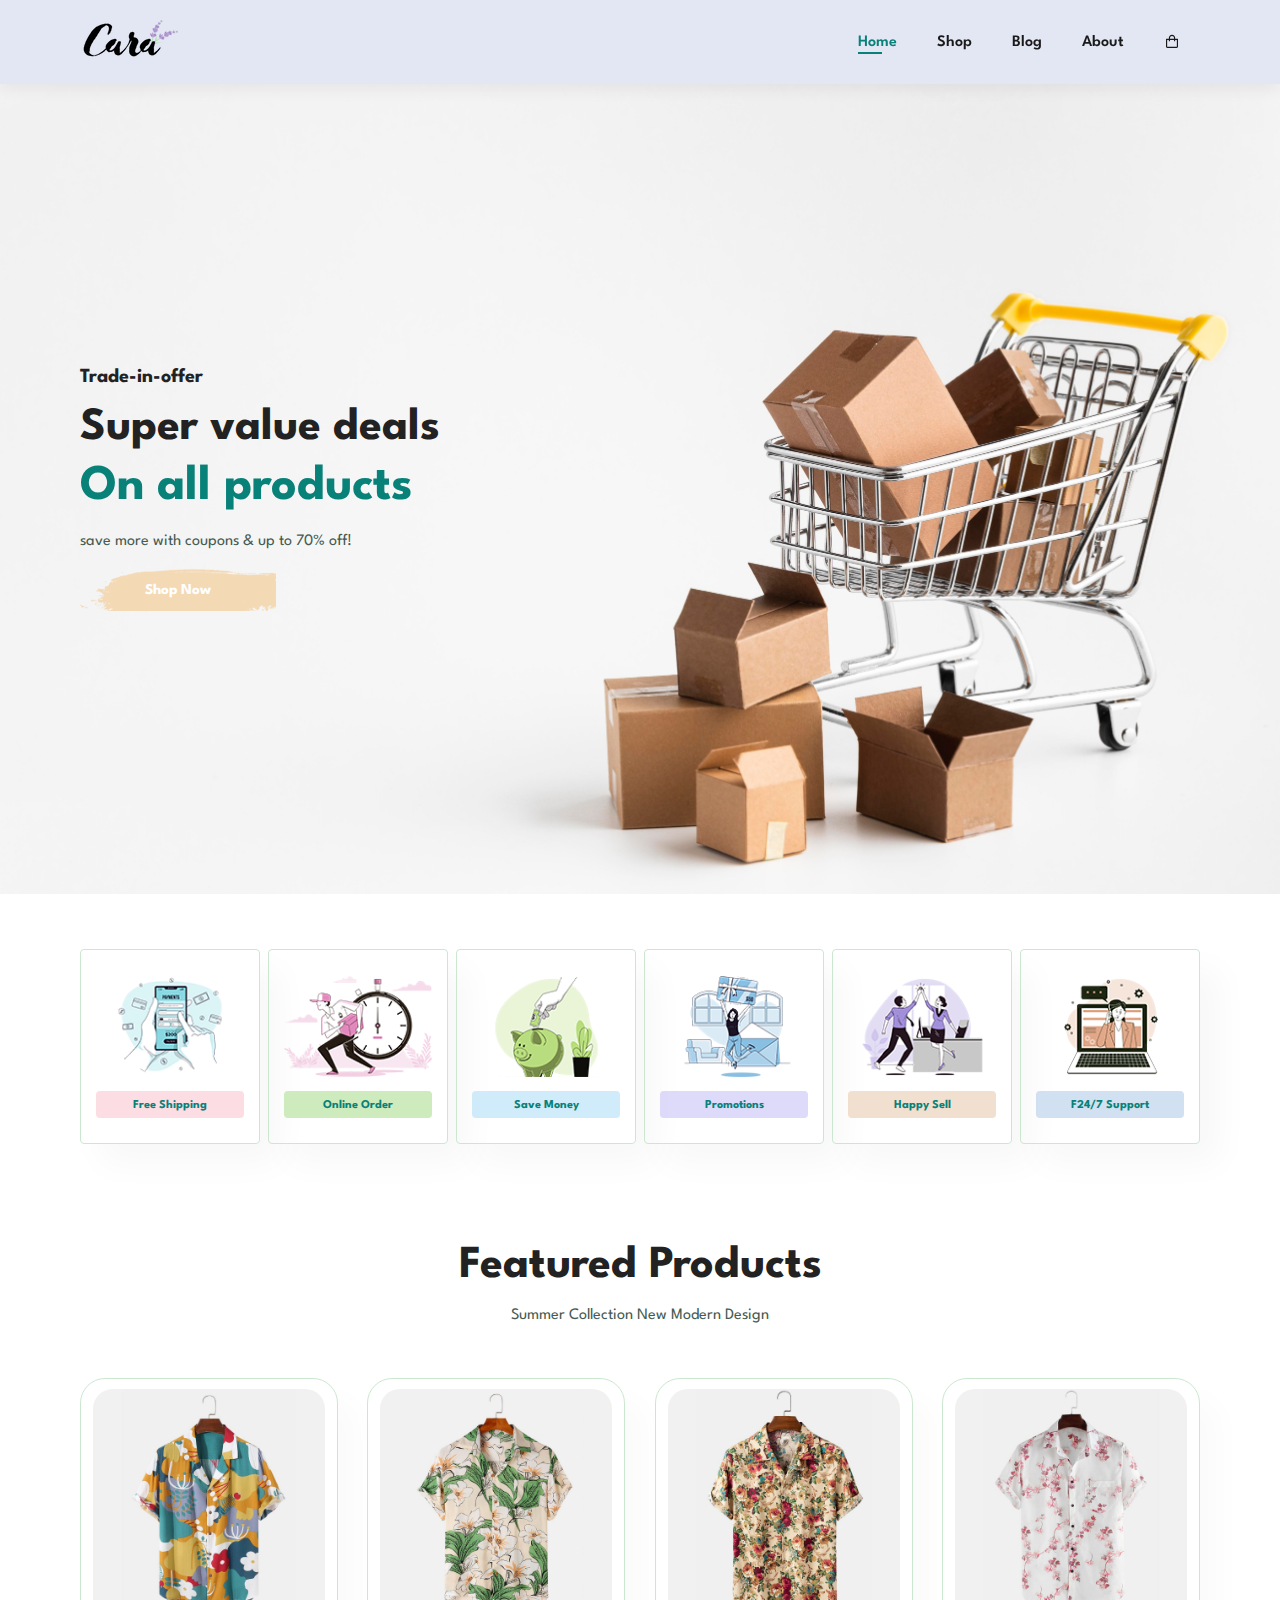
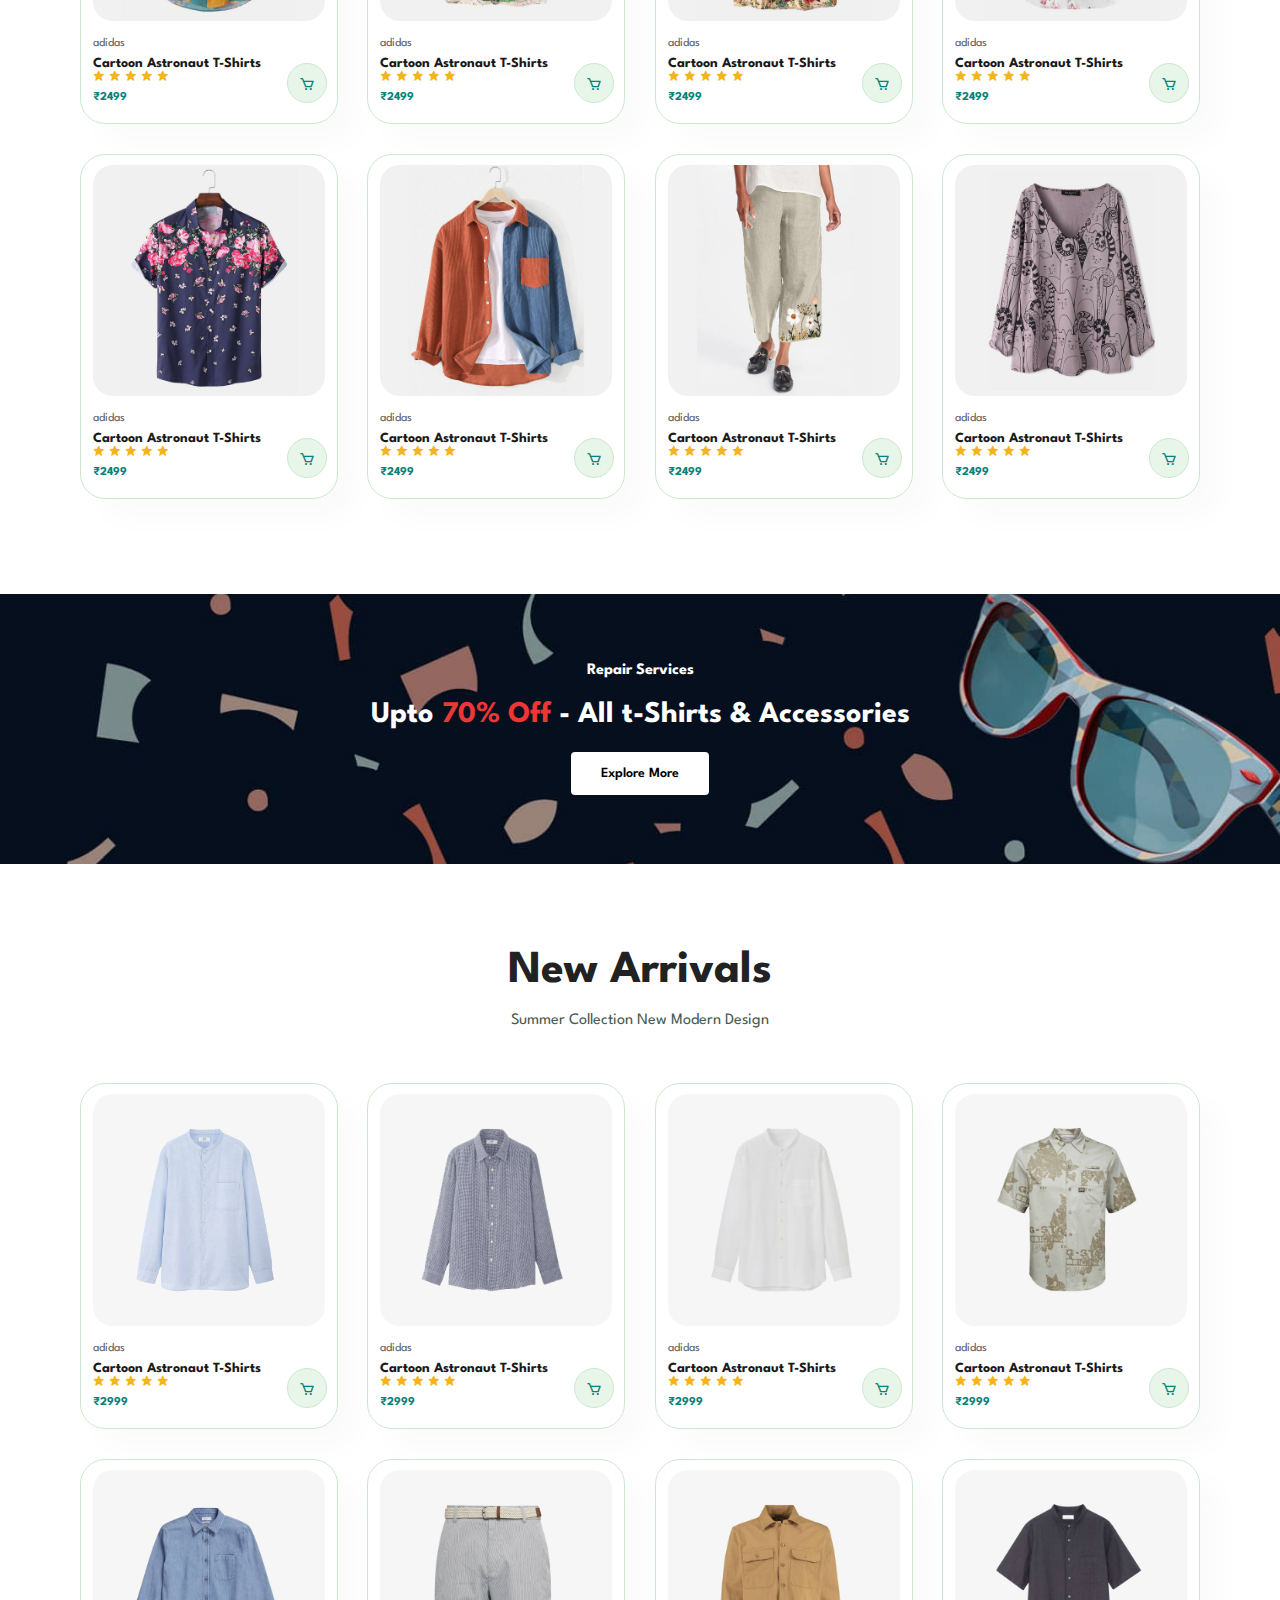
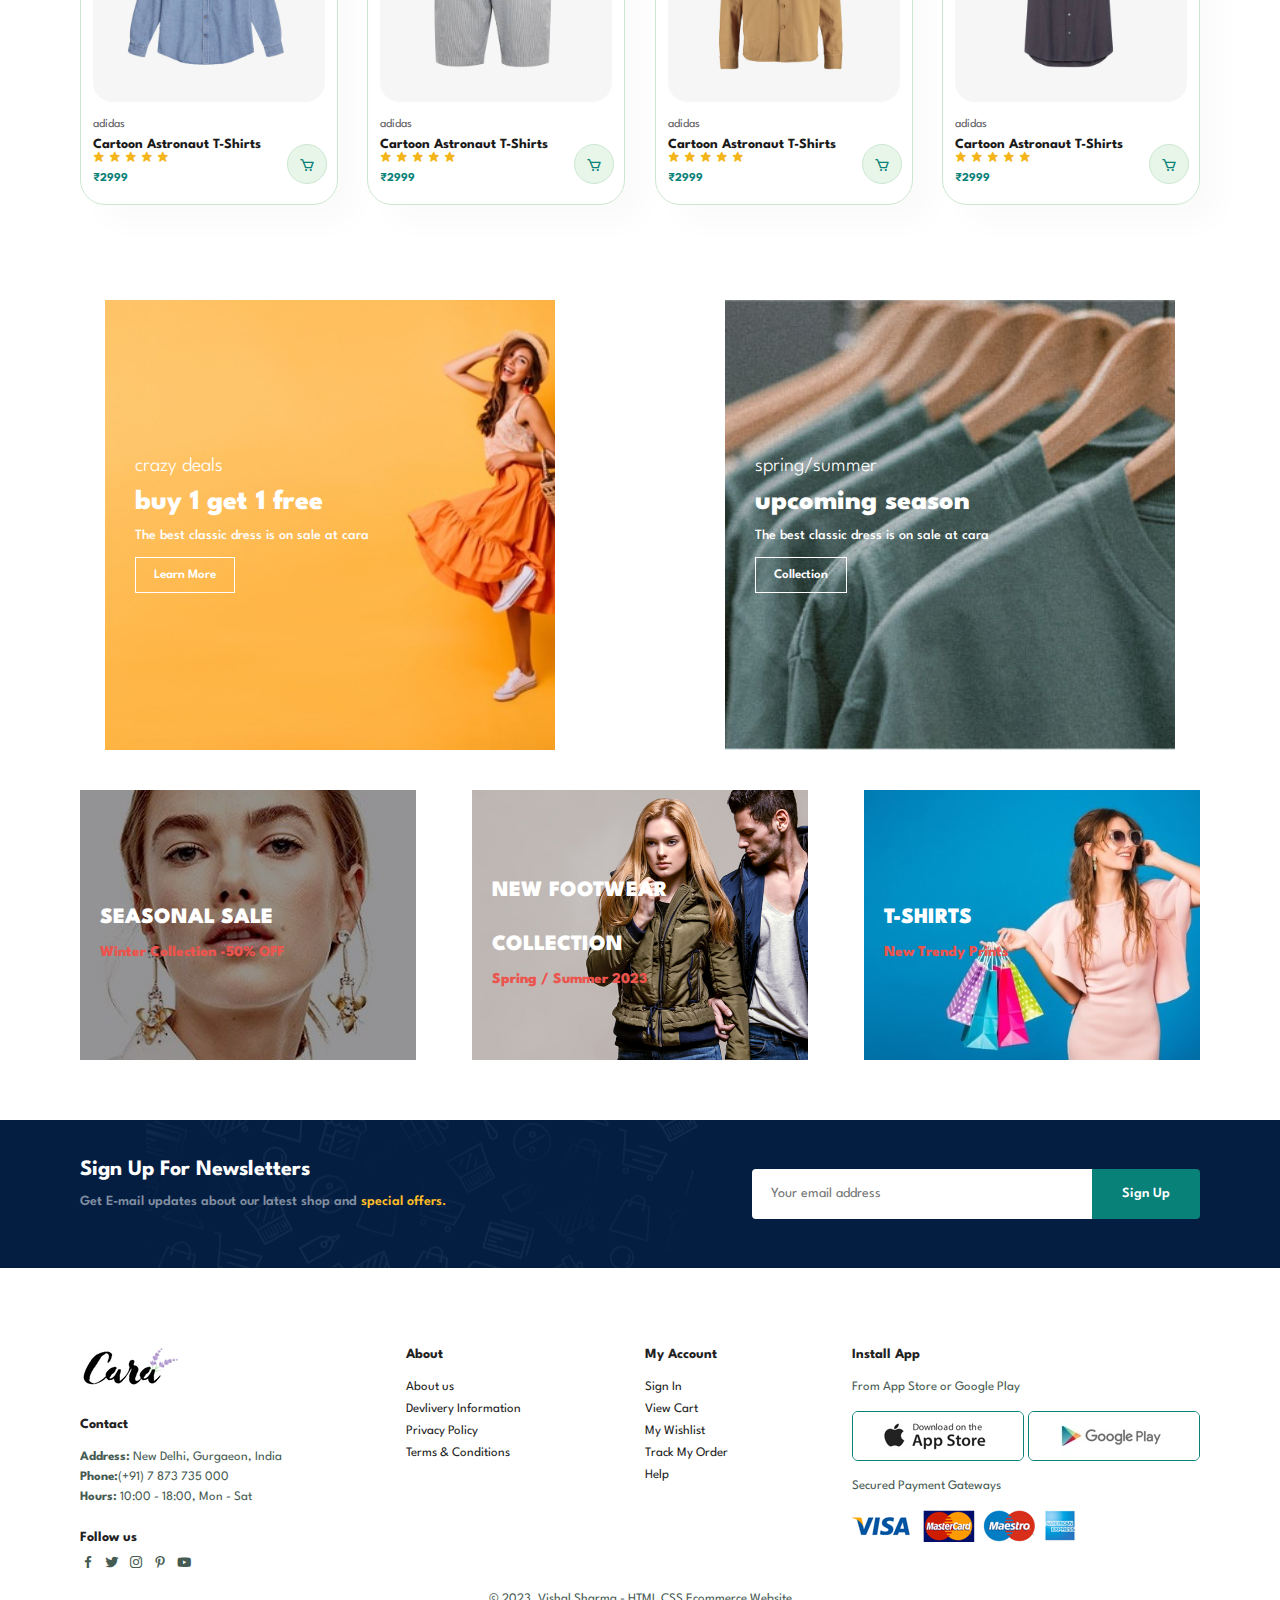
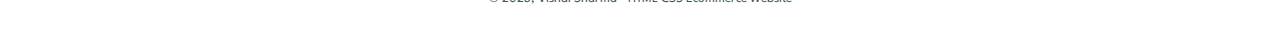
<file: index.html>
<!DOCTYPE html>
<html lang="en">

    <head>
        <meta charset="UTF-8">
        <meta http-equiv="X-UA-Compatible" content="IE=edge">
        <meta name="viewport" content="width=device-width, initial-scale=1.0">
        <title>Cara</title>
        <link rel="icon" type="image/x-icon" href="./img/icon1.png">
        <link rel="stylesheet" href="https://cdn.jsdelivr.net/npm/boxicons@latest/css/boxicons.min.css">
        <link rel="stylesheet" href="style.css">
    </head>

    <body>
        <section id="header">
            <a href="#"><img src="img/logo.png" class="logo" alt=""></a>

            <div>
                <ul id="navbar">
                    <li><a class="active" href="index.html">Home</a></li>
                    <li><a href="shop.html">Shop</a></li>
                    <li><a href="blog.html">Blog</a></li>
                    <li><a href="about.html">About</a></li>
                    <li id="lg-bag"><a href="cart.html"><i class='bx bx-shopping-bag' ></i></a></li>
                    <a href="#" id="close"><i class='bx bx-x'></i></a>
                </ul>
            </div>
            <div id="mobile">
                <a href="cart.html"><i class='bx bx-shopping-bag' ></i></a>
                <i id="bar" class='bx bx-menu'></i>
            </div>
        </section>

        <section id="main">
            <h4>Trade-in-offer</h4>
            <h2>Super value deals</h2>
            <h1>On all products</h1>
            <p>save more with coupons & up to 70% off!</p>
            <button class="btn" ><a href ="shop.html">Shop Now</a></button>
        </section> 

        <section id="feature" class="section-p1">
            <div class="fe-box">
                <img src="img/features/f1.png" alt="">
                <h6>Free Shipping</h6>
            </div>
            <div class="fe-box">
                <img src="img/features/f2.png" alt="">
                <h6>Online Order</h6>
            </div>
            <div class="fe-box">
                <img src="img/features/f3.png" alt="">
                <h6>Save Money</h6>
            </div>
            <div class="fe-box">
                <img src="img/features/f4.png" alt="">
                <h6>Promotions</h6>
            </div>
            <div class="fe-box">
                <img src="img/features/f5.png" alt="">
                <h6>Happy Sell</h6>
            </div>
            <div class="fe-box">
                <img src="img/features/f6.png" alt="">
                <h6>F24/7 Support</h6>
            </div>
        </section>

        <section id="product1" class="section-p1">
            <h2>Featured Products</h2>
            <p>Summer Collection New Modern Design</p>
            <div class="pro-container">
                <div class="pro">
                    <img class="shirt" src="img/products/f1.jpg" alt="">
                    <div class="des">
                        <span>adidas</span>
                        <h5>Cartoon Astronaut T-Shirts</h5>
                        <div class="star">
                            <i class='bx bxs-star' ></i>
                            <i class='bx bxs-star' ></i>
                            <i class='bx bxs-star' ></i>
                            <i class='bx bxs-star' ></i>
                            <i class='bx bxs-star' ></i>
                        </div>
                        <h4>₹2499</h4>
                    </div>
                    <a href="sproduct.html"><i class='bx bx-cart cart' ></i></a>
                </div>
                <div class="pro">
                    <img class="shirt" src="img/products/f2.jpg" alt="">
                    <div class="des">
                        <span>adidas</span>
                        <h5>Cartoon Astronaut T-Shirts</h5>
                        <div class="star">
                            <i class='bx bxs-star' ></i>
                            <i class='bx bxs-star' ></i>
                            <i class='bx bxs-star' ></i>
                            <i class='bx bxs-star' ></i>
                            <i class='bx bxs-star' ></i>
                        </div>
                        <h4>₹2499</h4>
                    </div>
                    <a href="#"><i class='bx bx-cart cart' ></i></a>
                </div>
                <div class="pro">
                    <img class="shirt" src="img/products/f3.jpg" alt="">
                    <div class="des">
                        <span>adidas</span>
                        <h5>Cartoon Astronaut T-Shirts</h5>
                        <div class="star">
                            <i class='bx bxs-star' ></i>
                            <i class='bx bxs-star' ></i>
                            <i class='bx bxs-star' ></i>
                            <i class='bx bxs-star' ></i>
                            <i class='bx bxs-star' ></i>
                        </div>
                        <h4>₹2499</h4>
                    </div>
                    <a href="#"><i class='bx bx-cart cart' ></i></a>
                </div>
                <div class="pro">
                    <img class="shirt" src="img/products/f4.jpg" alt="">
                    <div class="des">
                        <span>adidas</span>
                        <h5>Cartoon Astronaut T-Shirts</h5>
                        <div class="star">
                            <i class='bx bxs-star' ></i>
                            <i class='bx bxs-star' ></i>
                            <i class='bx bxs-star' ></i>
                            <i class='bx bxs-star' ></i>
                            <i class='bx bxs-star' ></i>
                        </div>
                        <h4>₹2499</h4>
                    </div>
                    <a href="#"><i class='bx bx-cart cart' ></i></a>
                </div>
                <div class="pro">
                    <img class="shirt" src="img/products/f5.jpg" alt="">
                    <div class="des">
                        <span>adidas</span>
                        <h5>Cartoon Astronaut T-Shirts</h5>
                        <div class="star">
                            <i class='bx bxs-star' ></i>
                            <i class='bx bxs-star' ></i>
                            <i class='bx bxs-star' ></i>
                            <i class='bx bxs-star' ></i>
                            <i class='bx bxs-star' ></i>
                        </div>
                        <h4>₹2499</h4>
                    </div>
                    <a href="#"><i class='bx bx-cart cart' ></i></a>
                </div>
                <div class="pro">
                    <img class="shirt" src="img/products/f6.jpg" alt="">
                    <div class="des">
                        <span>adidas</span>
                        <h5>Cartoon Astronaut T-Shirts</h5>
                        <div class="star">
                            <i class='bx bxs-star' ></i>
                            <i class='bx bxs-star' ></i>
                            <i class='bx bxs-star' ></i>
                            <i class='bx bxs-star' ></i>
                            <i class='bx bxs-star' ></i>
                        </div>
                        <h4>₹2499</h4>
                    </div>
                    <a href="#"><i class='bx bx-cart cart' ></i></a>
                </div>
                <div class="pro">
                    <img class="shirt" src="img/products/f7.jpg" alt="">
                    <div class="des">
                        <span>adidas</span>
                        <h5>Cartoon Astronaut T-Shirts</h5>
                        <div class="star">
                            <i class='bx bxs-star' ></i>
                            <i class='bx bxs-star' ></i>
                            <i class='bx bxs-star' ></i>
                            <i class='bx bxs-star' ></i>
                            <i class='bx bxs-star' ></i>
                        </div>
                        <h4>₹2499</h4>
                    </div>
                    <a href="#"><i class='bx bx-cart cart' ></i></a>
                </div>
                <div class="pro">
                    <img class="shirt" src="img/products/f8.jpg" alt="">
                    <div class="des">
                        <span>adidas</span>
                        <h5>Cartoon Astronaut T-Shirts</h5>
                        <div class="star">
                            <i class='bx bxs-star' ></i>
                            <i class='bx bxs-star' ></i>
                            <i class='bx bxs-star' ></i>
                            <i class='bx bxs-star' ></i>
                            <i class='bx bxs-star' ></i>
                        </div>
                        <h4>₹2499</h4>
                    </div>
                    <a href="#"><i class='bx bx-cart cart' ></i></a>
                </div>
            </div>
        </section>

        <section id="banner" class="section-m1">
            <h4>Repair Services</h4>
            <h2>Upto <span>70% Off</span> - All t-Shirts & Accessories</h2>
            <button class="normal">Explore More</button>
        </section>

        <section id="product1" class="section-p1">
            <h2>New Arrivals</h2>
            <p>Summer Collection New Modern Design</p>
            <div class="pro-container">
                <div class="pro">
                    <img class="shirt" src="img/products/n1.jpg" alt="">
                    <div class="des">
                        <span>adidas</span>
                        <h5>Cartoon Astronaut T-Shirts</h5>
                        <div class="star">
                            <i class='bx bxs-star' ></i>
                            <i class='bx bxs-star' ></i>
                            <i class='bx bxs-star' ></i>
                            <i class='bx bxs-star' ></i>
                            <i class='bx bxs-star' ></i>
                        </div>
                        <h4>₹2999</h4>
                    </div>
                    <a href="#"><i class='bx bx-cart cart' ></i></a>
                </div>
                <div class="pro">
                    <img class="shirt" src="img/products/n2.jpg" alt="">
                    <div class="des">
                        <span>adidas</span>
                        <h5>Cartoon Astronaut T-Shirts</h5>
                        <div class="star">
                            <i class='bx bxs-star' ></i>
                            <i class='bx bxs-star' ></i>
                            <i class='bx bxs-star' ></i>
                            <i class='bx bxs-star' ></i>
                            <i class='bx bxs-star' ></i>
                        </div>
                        <h4>₹2999</h4>
                    </div>
                    <a href="#"><i class='bx bx-cart cart' ></i></a>
                </div>
                <div class="pro">
                    <img class="shirt" src="img/products/n3.jpg" alt="">
                    <div class="des">
                        <span>adidas</span>
                        <h5>Cartoon Astronaut T-Shirts</h5>
                        <div class="star">
                            <i class='bx bxs-star' ></i>
                            <i class='bx bxs-star' ></i>
                            <i class='bx bxs-star' ></i>
                            <i class='bx bxs-star' ></i>
                            <i class='bx bxs-star' ></i>
                        </div>
                        <h4>₹2999</h4>
                    </div>
                    <a href="#"><i class='bx bx-cart cart' ></i></a>
                </div>
                <div class="pro">
                    <img class="shirt" src="img/products/n4.jpg" alt="">
                    <div class="des">
                        <span>adidas</span>
                        <h5>Cartoon Astronaut T-Shirts</h5>
                        <div class="star">
                            <i class='bx bxs-star' ></i>
                            <i class='bx bxs-star' ></i>
                            <i class='bx bxs-star' ></i>
                            <i class='bx bxs-star' ></i>
                            <i class='bx bxs-star' ></i>
                        </div>
                        <h4>₹2999</h4>
                    </div>
                    <a href="#"><i class='bx bx-cart cart' ></i></a>
                </div>
                <div class="pro">
                    <img class="shirt" src="img/products/n5.jpg" alt="">
                    <div class="des">
                        <span>adidas</span>
                        <h5>Cartoon Astronaut T-Shirts</h5>
                        <div class="star">
                            <i class='bx bxs-star' ></i>
                            <i class='bx bxs-star' ></i>
                            <i class='bx bxs-star' ></i>
                            <i class='bx bxs-star' ></i>
                            <i class='bx bxs-star' ></i>
                        </div>
                        <h4>₹2999</h4>
                    </div>
                    <a href="#"><i class='bx bx-cart cart' ></i></a>
                </div>
                <div class="pro">
                    <img class="shirt" src="img/products/n6.jpg" alt="">
                    <div class="des">
                        <span>adidas</span>
                        <h5>Cartoon Astronaut T-Shirts</h5>
                        <div class="star">
                            <i class='bx bxs-star' ></i>
                            <i class='bx bxs-star' ></i>
                            <i class='bx bxs-star' ></i>
                            <i class='bx bxs-star' ></i>
                            <i class='bx bxs-star' ></i>
                        </div>
                        <h4>₹2999</h4>
                    </div>
                    <a href="#"><i class='bx bx-cart cart' ></i></a>
                </div>
                <div class="pro">
                    <img class="shirt" src="img/products/n7.jpg" alt="">
                    <div class="des">
                        <span>adidas</span>
                        <h5>Cartoon Astronaut T-Shirts</h5>
                        <div class="star">
                            <i class='bx bxs-star' ></i>
                            <i class='bx bxs-star' ></i>
                            <i class='bx bxs-star' ></i>
                            <i class='bx bxs-star' ></i>
                            <i class='bx bxs-star' ></i>
                        </div>
                        <h4>₹2999</h4>
                    </div>
                    <a href="#"><i class='bx bx-cart cart' ></i></a>
                </div>
                <div class="pro">
                    <img class="shirt" src="img/products/n8.jpg" alt="">
                    <div class="des">
                        <span>adidas</span>
                        <h5>Cartoon Astronaut T-Shirts</h5>
                        <div class="star">
                            <i class='bx bxs-star' ></i>
                            <i class='bx bxs-star' ></i>
                            <i class='bx bxs-star' ></i>
                            <i class='bx bxs-star' ></i>
                            <i class='bx bxs-star' ></i>
                        </div>
                        <h4>₹2999</h4>
                    </div>
                    <a href="#"><i class='bx bx-cart cart' ></i></a>
                </div>
            </div>
        </section>

        <section id="sm-banner" class="section-p1">
            <div class="banner-box">
                <h4>crazy deals</h4>
                <h2>buy 1 get 1 free</h2>
                <span>The best classic dress is on sale at cara</span>
                <button class="white"><a href = "shop.html">Learn More</a></button>
            </div>
            <div class="banner-box banner-box2">
                <h4>spring/summer</h4>
                <h2>upcoming season</h2>
                <span>The best classic dress is on sale at cara</span>
                <button class="white"><a href = "shop.html">Collection</a></button>
            </div>
        </section>

        <section id="banner3">
            <div class="banner-box">
                <h2>SEASONAL SALE</h2>
                <h3>Winter Collection -50% OFF</h3>
            </div>
            <div class="banner-box banner-box2">
                <h2>NEW FOOTWEAR COLLECTION</h2>
                <h3>Spring / Summer 2023</h3>
            </div>
            <div class="banner-box banner-box3">
                <h2>T-SHIRTS</h2>
                <h3>New Trendy Prints</h3>
            </div>
        </section>

        <section id="newsletter" class="section-p1 section-m1">
            <div class="newstext">
                <h4>Sign Up For Newsletters</h4>
                <p>Get E-mail updates about our latest shop and <span>special offers.</span></p>
            </div>
            <div class="form">
                <input type="text" placeholder="Your email address">
                <button class="normal">Sign Up</button>
            </div>
        </section>

        <footer class="section-p1">
            <div class="col">
                <img class="logo" src="./img/logo.png" alt="">
                <h4>Contact</h4>
                <p><strong>Address:</strong> New Delhi, Gurgaeon, India</p>
                <p><strong>Phone:</strong>(+91) 7 873 735 000</p>
                <p><strong>Hours:</strong> 10:00 - 18:00, Mon - Sat</p>
                <div class="follow">
                    <h4>Follow us</h4>
                    <div class="icon">
                        <i class='bx bxl-facebook'></i>
                        <i class='bx bxl-twitter' ></i>
                        <i class='bx bxl-instagram' ></i>
                        <i class='bx bxl-pinterest-alt' ></i>
                        <i class='bx bxl-youtube' ></i>
                    </div>
                </div>
            </div>

            <div class="col">
                <h4>About</h4>
                <a href="about.html">About us</a>
                <a href="#">Devlivery Information</a>
                <a href="#">Privacy Policy</a>
                <a href="#">Terms & Conditions</a>
            </div>

            <div class="col">
                <h4>My Account</h4>
                <a href="#">Sign In</a>
                <a href="cart.html">View Cart</a>
                <a href="#">My Wishlist</a>
                <a href="#">Track My Order</a>
                <a href="#">Help</a>
            </div>

            <div class="col install">
                <h4>Install App</h4>
                <p>From App Store or Google Play</p>
                <div class="row">
                    <img src="./img/pay/app.jpg" alt="">
                    <img src="./img/pay/play.jpg" alt="">
                </div>
                <p>Secured Payment Gateways</p>
                <img src="./img/pay/pay.png" alt="">
            </div>

            <div class="copyright">
                <p>© 2023, Vishal Sharma - HTML CSS Ecommerce Website</p>
            </div>
        </footer>

    </body>
</html>
</file>
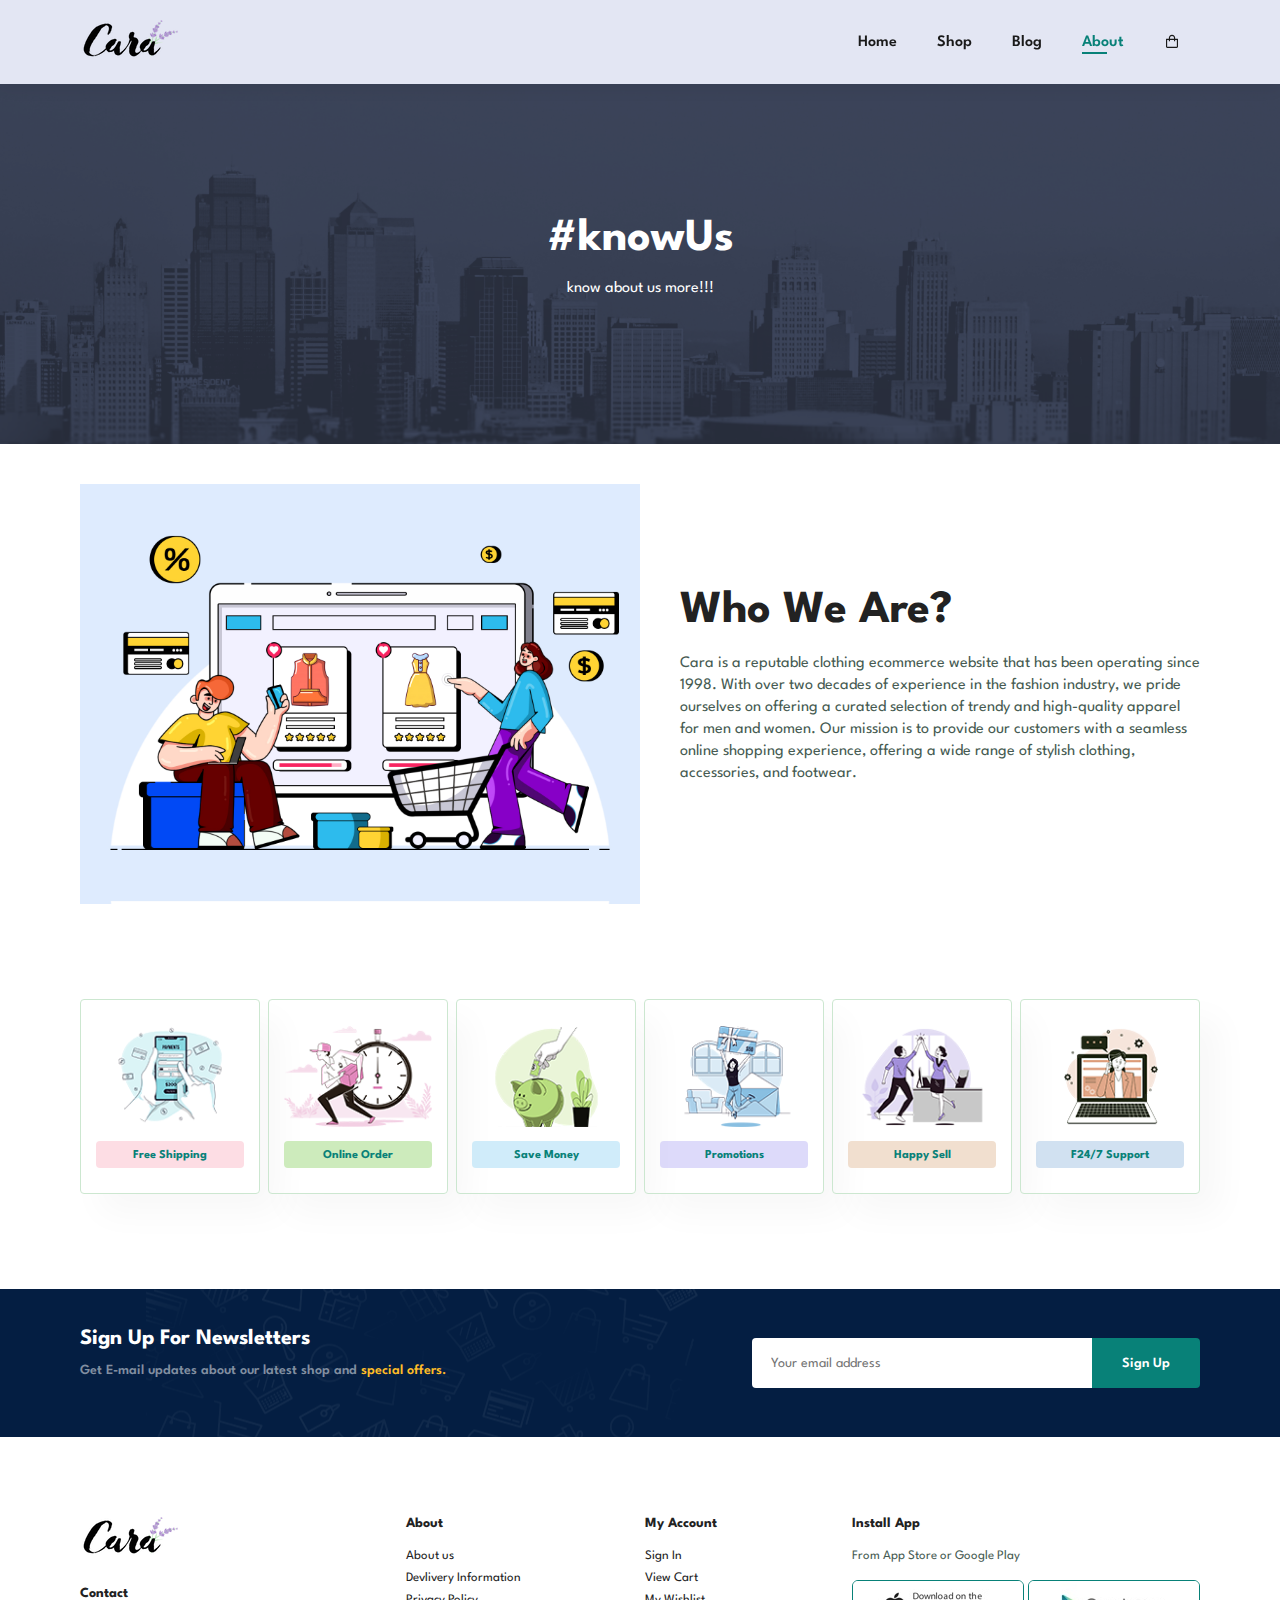
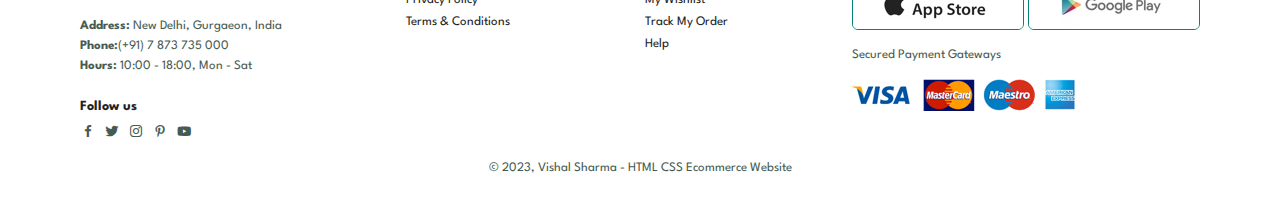
<file: about.html>
<!DOCTYPE html>
<html lang="en">

    <head>
        <meta charset="UTF-8">
        <meta http-equiv="X-UA-Compatible" content="IE=edge">
        <meta name="viewport" content="width=device-width, initial-scale=1.0">
        <title>Cara</title>
        <link rel="icon" type="image/x-icon" href="/img/icon1.png">
        <link rel="stylesheet" href="https://cdn.jsdelivr.net/npm/boxicons@latest/css/boxicons.min.css">
        <link rel="stylesheet" href="style.css">
    </head>

    <body>
        <section id="header">
            <a href="#"><img src="img/logo.png" class="logo" alt=""></a>

            <div>
                <ul id="navbar">
                    <li><a href="index.html">Home</a></li>
                    <li><a href="shop.html">Shop</a></li>
                    <li><a href="blog.html">Blog</a></li>
                    <li><a class="active" href="about.html">About</a></li>
                    <li id="lg-bag"><a href="cart.html"><i class='bx bx-shopping-bag' ></i></a></li>
                    <a href="#" id="close"><i class='bx bx-x'></i></a>
                </ul>
            </div>
            <div id="mobile">
                <a href="cart.html"><i class='bx bx-shopping-bag' ></i></a>
                <i id="bar" class='bx bx-menu'></i>
            </div>
        </section>

        <section id="page-header" class="about-header">
            <h2>#knowUs</h2>
            <p>know about us more!!!</p>
        </section>

        <section id="about-head" class="section-p1">
            <img src="./img/about/a6.jpg" alt="">
            <div>
                <h2>Who We Are?</h2>
                <p>Cara is a reputable clothing ecommerce website that has been operating since 1998. With over two decades of experience in the fashion industry, we pride ourselves on offering a curated selection of trendy and high-quality apparel for men and women. Our mission is to provide our customers with a seamless online shopping experience, offering a wide range of stylish clothing, accessories, and footwear.</p>
            </div>
        </section>

        <section id="feature" class="section-p1">
            <div class="fe-box">
                <img src="img/features/f1.png" alt="">
                <h6>Free Shipping</h6>
            </div>
            <div class="fe-box">
                <img src="img/features/f2.png" alt="">
                <h6>Online Order</h6>
            </div>
            <div class="fe-box">
                <img src="img/features/f3.png" alt="">
                <h6>Save Money</h6>
            </div>
            <div class="fe-box">
                <img src="img/features/f4.png" alt="">
                <h6>Promotions</h6>
            </div>
            <div class="fe-box">
                <img src="img/features/f5.png" alt="">
                <h6>Happy Sell</h6>
            </div>
            <div class="fe-box">
                <img src="img/features/f6.png" alt="">
                <h6>F24/7 Support</h6>
            </div>
        </section>

        <section id="newsletter" class="section-p1 section-m1">
            <div class="newstext">
                <h4>Sign Up For Newsletters</h4>
                <p>Get E-mail updates about our latest shop and <span>special offers.</span></p>
            </div>
            <div class="form">
                <input type="text" placeholder="Your email address">
                <button class="normal">Sign Up</button>
            </div>
        </section>

        <footer class="section-p1">
            <div class="col">
                <img class="logo" src="./img/logo.png" alt="">
                <h4>Contact</h4>
                <p><strong>Address:</strong> New Delhi, Gurgaeon, India</p>
                <p><strong>Phone:</strong>(+91) 7 873 735 000</p>
                <p><strong>Hours:</strong> 10:00 - 18:00, Mon - Sat</p>
                <div class="follow">
                    <h4>Follow us</h4>
                    <div class="icon">
                        <i class='bx bxl-facebook'></i>
                        <i class='bx bxl-twitter' ></i>
                        <i class='bx bxl-instagram' ></i>
                        <i class='bx bxl-pinterest-alt' ></i>
                        <i class='bx bxl-youtube' ></i>
                    </div>
                </div>
            </div>

            <div class="col">
                <h4>About</h4>
                <a href="#">About us</a>
                <a href="#">Devlivery Information</a>
                <a href="#">Privacy Policy</a>
                <a href="#">Terms & Conditions</a>
            </div>

            <div class="col">
                <h4>My Account</h4>
                <a href="#">Sign In</a>
                <a href="#">View Cart</a>
                <a href="#">My Wishlist</a>
                <a href="#">Track My Order</a>
                <a href="#">Help</a>
            </div>

            <div class="col install">
                <h4>Install App</h4>
                <p>From App Store or Google Play</p>
                <div class="row">
                    <img src="./img/pay/app.jpg" alt="">
                    <img src="./img/pay/play.jpg" alt="">
                </div>
                <p>Secured Payment Gateways</p>
                <img src="./img/pay/pay.png" alt="">
            </div>

            <div class="copyright">
                <p>© 2023, Vishal Sharma - HTML CSS Ecommerce Website</p>
            </div>
        </footer>

    </body>
</html>
</file>
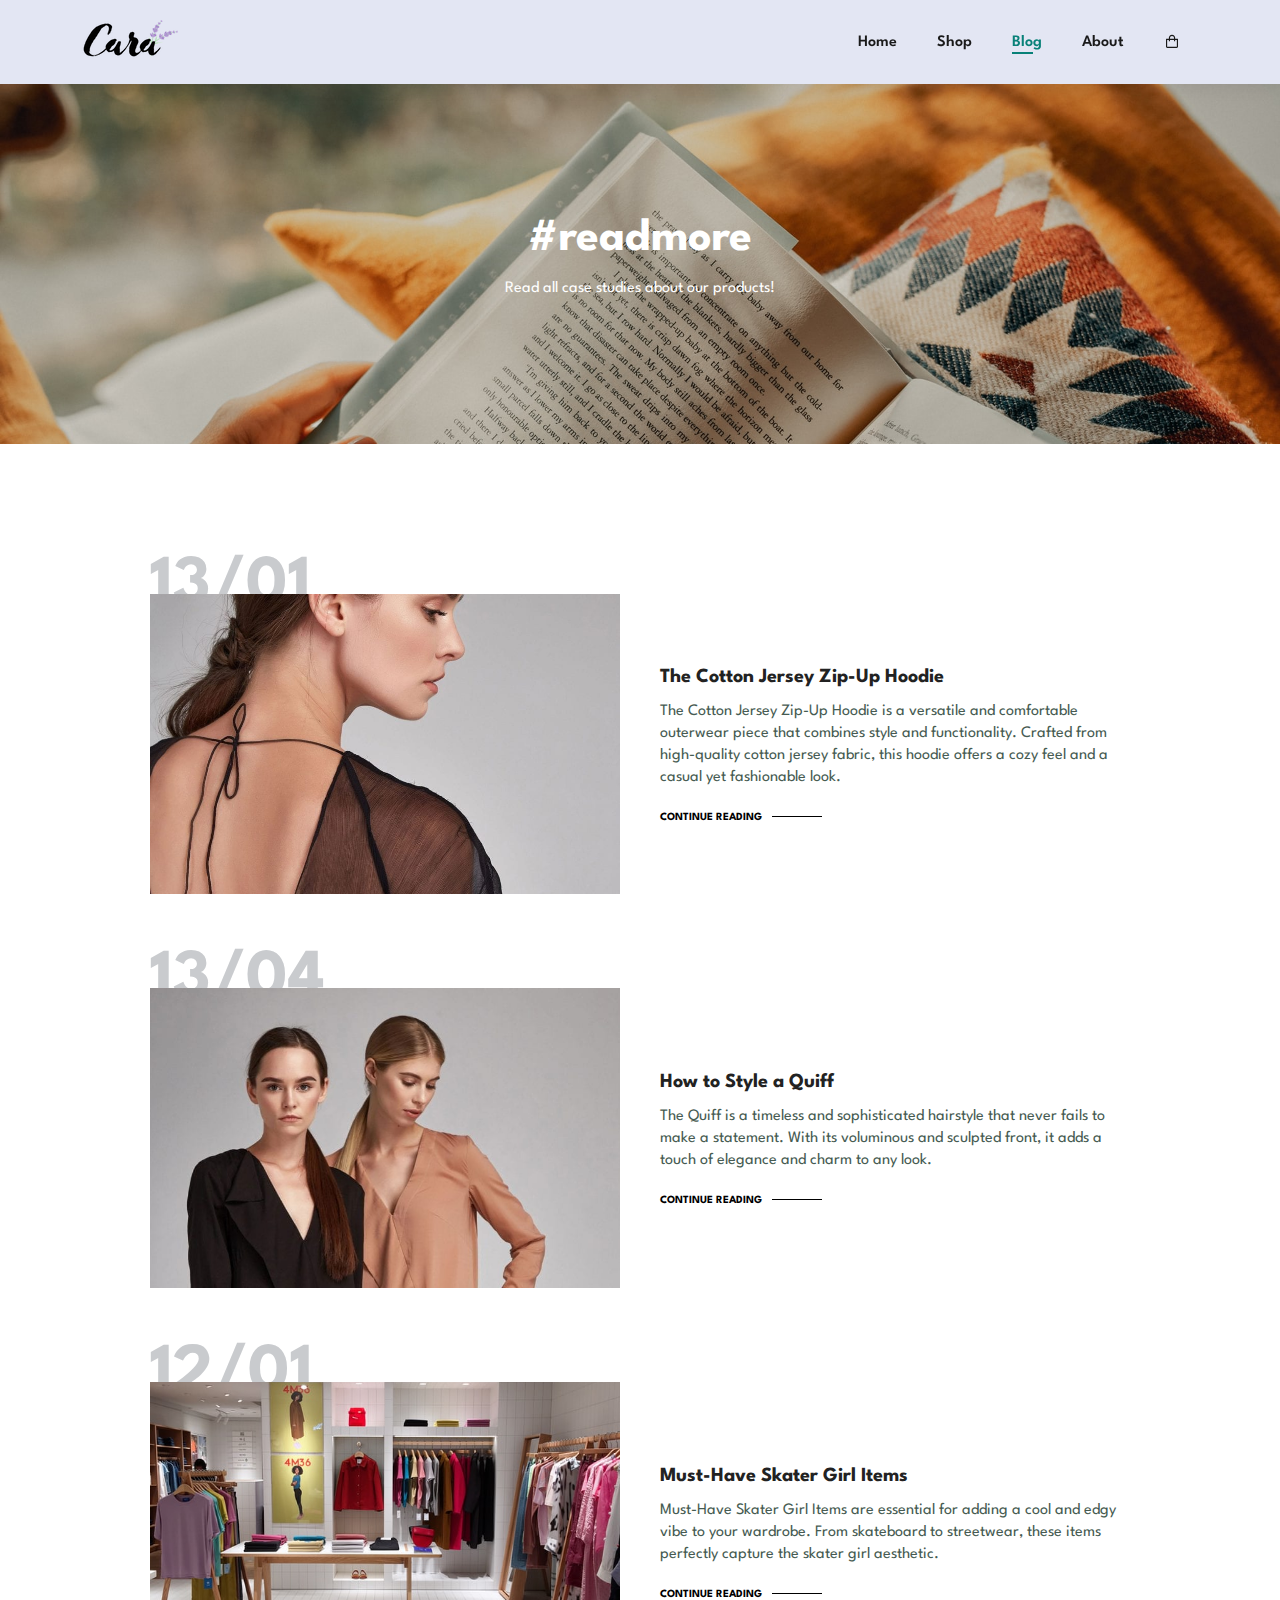
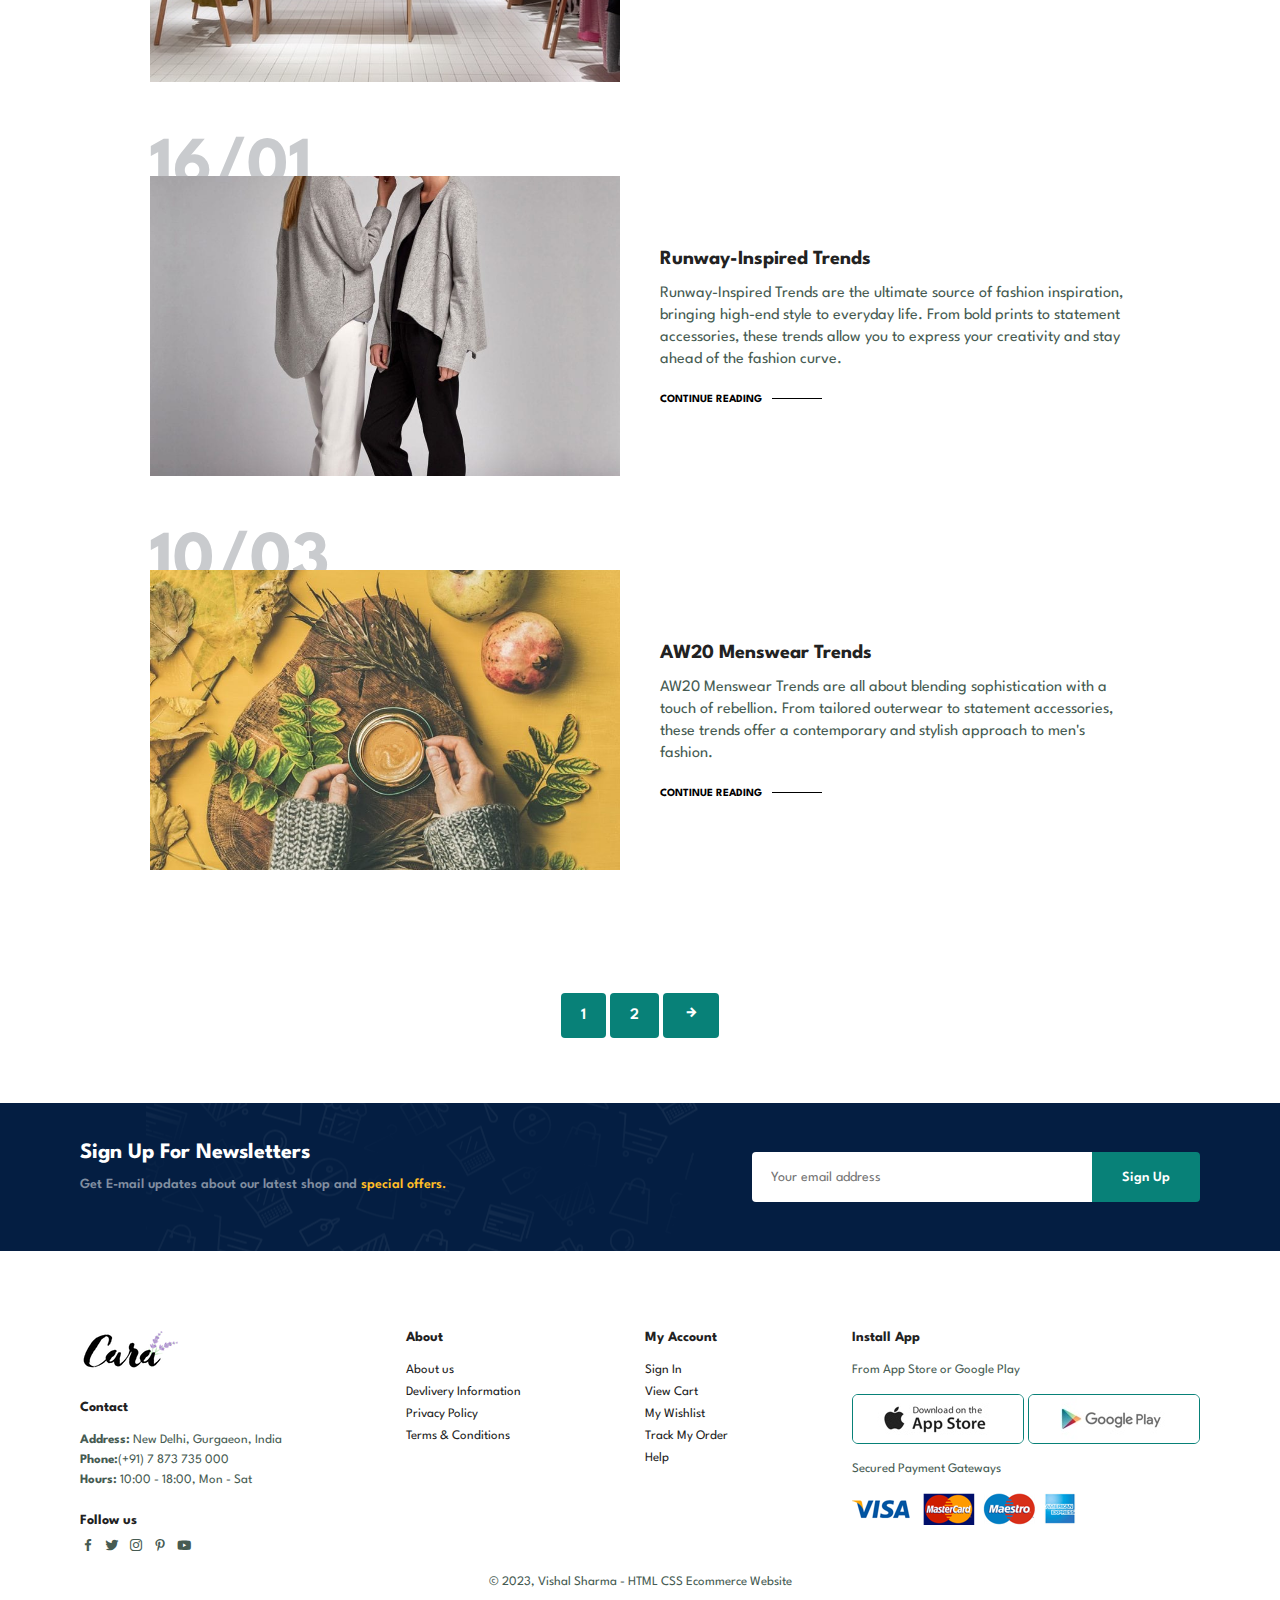
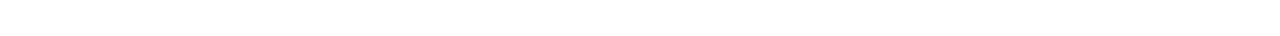
<file: blog.html>
<!DOCTYPE html>
<html lang="en">

    <head>
        <meta charset="UTF-8">
        <meta http-equiv="X-UA-Compatible" content="IE=edge">
        <meta name="viewport" content="width=device-width, initial-scale=1.0">
        <title>Cara</title>
        <link rel="icon" type="image/x-icon" href="/img/icon1.png">
        <link rel="stylesheet" href="https://cdn.jsdelivr.net/npm/boxicons@latest/css/boxicons.min.css">
        <link rel="stylesheet" href="style.css">
    </head>

    <body>
        <section id="header">
            <a href="#"><img src="img/logo.png" class="logo" alt=""></a>

            <div>
                <ul id="navbar">
                    <li><a href="index.html">Home</a></li>
                    <li><a href="shop.html">Shop</a></li>
                    <li><a class="active" href="blog.html">Blog</a></li>
                    <li><a href="about.html">About</a></li>
                    <li id="lg-bag"><a href="cart.html"><i class='bx bx-shopping-bag' ></i></a></li>
                    <a href="#" id="close"><i class='bx bx-x'></i></a>
                </ul>
            </div>
            <div id="mobile">
                <a href="cart.html"><i class='bx bx-shopping-bag' ></i></a>
                <i id="bar" class='bx bx-menu'></i>
            </div>
        </section>

        <section id="page-header" class="blog-header">
            <h2>#readmore</h2>
            <p>Read all case studies about our products!</p>
        </section> 

        <section id="blog">
            <div class="blog-box">
                <div class="blog-img">
                    <img src="./img/blog/b1.jpg" alt="">
                </div>
                <div class="blog-details">
                    <h4>The Cotton Jersey Zip-Up Hoodie</h4>
                    <p>The Cotton Jersey Zip-Up Hoodie is a versatile and comfortable outerwear piece that combines style and functionality. Crafted from high-quality cotton jersey fabric, this hoodie offers a cozy feel and a casual yet fashionable look.</p>
                    <a>CONTINUE READING</a>
                </div>
                <h1>13/01</h1>
            </div>
            <div class="blog-box">
                <div class="blog-img">
                    <img src="./img/blog/b2.jpg" alt="">
                </div>
                <div class="blog-details">
                    <h4>How to Style a Quiff</h4>
                    <p>The Quiff is a timeless and sophisticated hairstyle that never fails to make a statement. With its voluminous and sculpted front, it adds a touch of elegance and charm to any look.</p>
                    <a>CONTINUE READING</a>
                </div>
                <h1>13/04</h1>
            </div>
            <div class="blog-box">
                <div class="blog-img">
                    <img src="./img/blog/b3.jpg" alt="">
                </div>
                <div class="blog-details">
                    <h4>Must-Have Skater Girl Items</h4>
                    <p>Must-Have Skater Girl Items are essential for adding a cool and edgy vibe to your wardrobe. From skateboard to streetwear, these items perfectly capture the skater girl aesthetic.</p>
                    <a>CONTINUE READING</a>
                </div>
                <h1>12/01</h1>
            </div>
            <div class="blog-box">
                <div class="blog-img">
                    <img src="./img/blog/b4.jpg" alt="">
                </div>
                <div class="blog-details">
                    <h4>Runway-Inspired Trends</h4>
                    <p>Runway-Inspired Trends are the ultimate source of fashion inspiration, bringing high-end style to everyday life. From bold prints to statement accessories, these trends allow you to express your creativity and stay ahead of the fashion curve.</p>
                    <a>CONTINUE READING</a>
                </div>
                <h1>16/01</h1>
            </div>
            <div class="blog-box">
                <div class="blog-img">
                    <img src="./img/blog/b6.jpg" alt="">
                </div>
                <div class="blog-details">
                    <h4>AW20 Menswear Trends</h4>
                    <p>AW20 Menswear Trends are all about blending sophistication with a touch of rebellion. From tailored outerwear to statement accessories, these trends offer a contemporary and stylish approach to men's fashion.</p>
                    <a>CONTINUE READING</a>
                </div>
                <h1>10/03</h1>
            </div>
        </section>

        <section id="pagination" class="section-p1">
            <a href="#">1</a>
            <a href="#">2</a>
            <a href="#"><i class='bx bx-right-arrow-alt'></i></a>
        </section>

        <section id="newsletter" class="section-p1 section-m1">
            <div class="newstext">
                <h4>Sign Up For Newsletters</h4>
                <p>Get E-mail updates about our latest shop and <span>special offers.</span></p>
            </div>
            <div class="form">
                <input type="text" placeholder="Your email address">
                <button class="normal">Sign Up</button>
            </div>
        </section>

        <footer class="section-p1">
            <div class="col">
                <img class="logo" src="./img/logo.png" alt="">
                <h4>Contact</h4>
                <p><strong>Address:</strong> New Delhi, Gurgaeon, India</p>
                <p><strong>Phone:</strong>(+91) 7 873 735 000</p>
                <p><strong>Hours:</strong> 10:00 - 18:00, Mon - Sat</p>
                <div class="follow">
                    <h4>Follow us</h4>
                    <div class="icon">
                        <i class='bx bxl-facebook'></i>
                        <i class='bx bxl-twitter' ></i>
                        <i class='bx bxl-instagram' ></i>
                        <i class='bx bxl-pinterest-alt' ></i>
                        <i class='bx bxl-youtube' ></i>
                    </div>
                </div>
            </div>

            <div class="col">
                <h4>About</h4>
                <a href="#">About us</a>
                <a href="#">Devlivery Information</a>
                <a href="#">Privacy Policy</a>
                <a href="#">Terms & Conditions</a>

            </div>

            <div class="col">
                <h4>My Account</h4>
                <a href="#">Sign In</a>
                <a href="#">View Cart</a>
                <a href="#">My Wishlist</a>
                <a href="#">Track My Order</a>
                <a href="#">Help</a>
            </div>

            <div class="col install">
                <h4>Install App</h4>
                <p>From App Store or Google Play</p>
                <div class="row">
                    <img src="./img/pay/app.jpg" alt="">
                    <img src="./img/pay/play.jpg" alt="">
                </div>
                <p>Secured Payment Gateways</p>
                <img src="./img/pay/pay.png" alt="">
            </div>

            <div class="copyright">
                <p>© 2023, Vishal Sharma - HTML CSS Ecommerce Website</p>
            </div>
        </footer>

    </body>
</html>
</file>
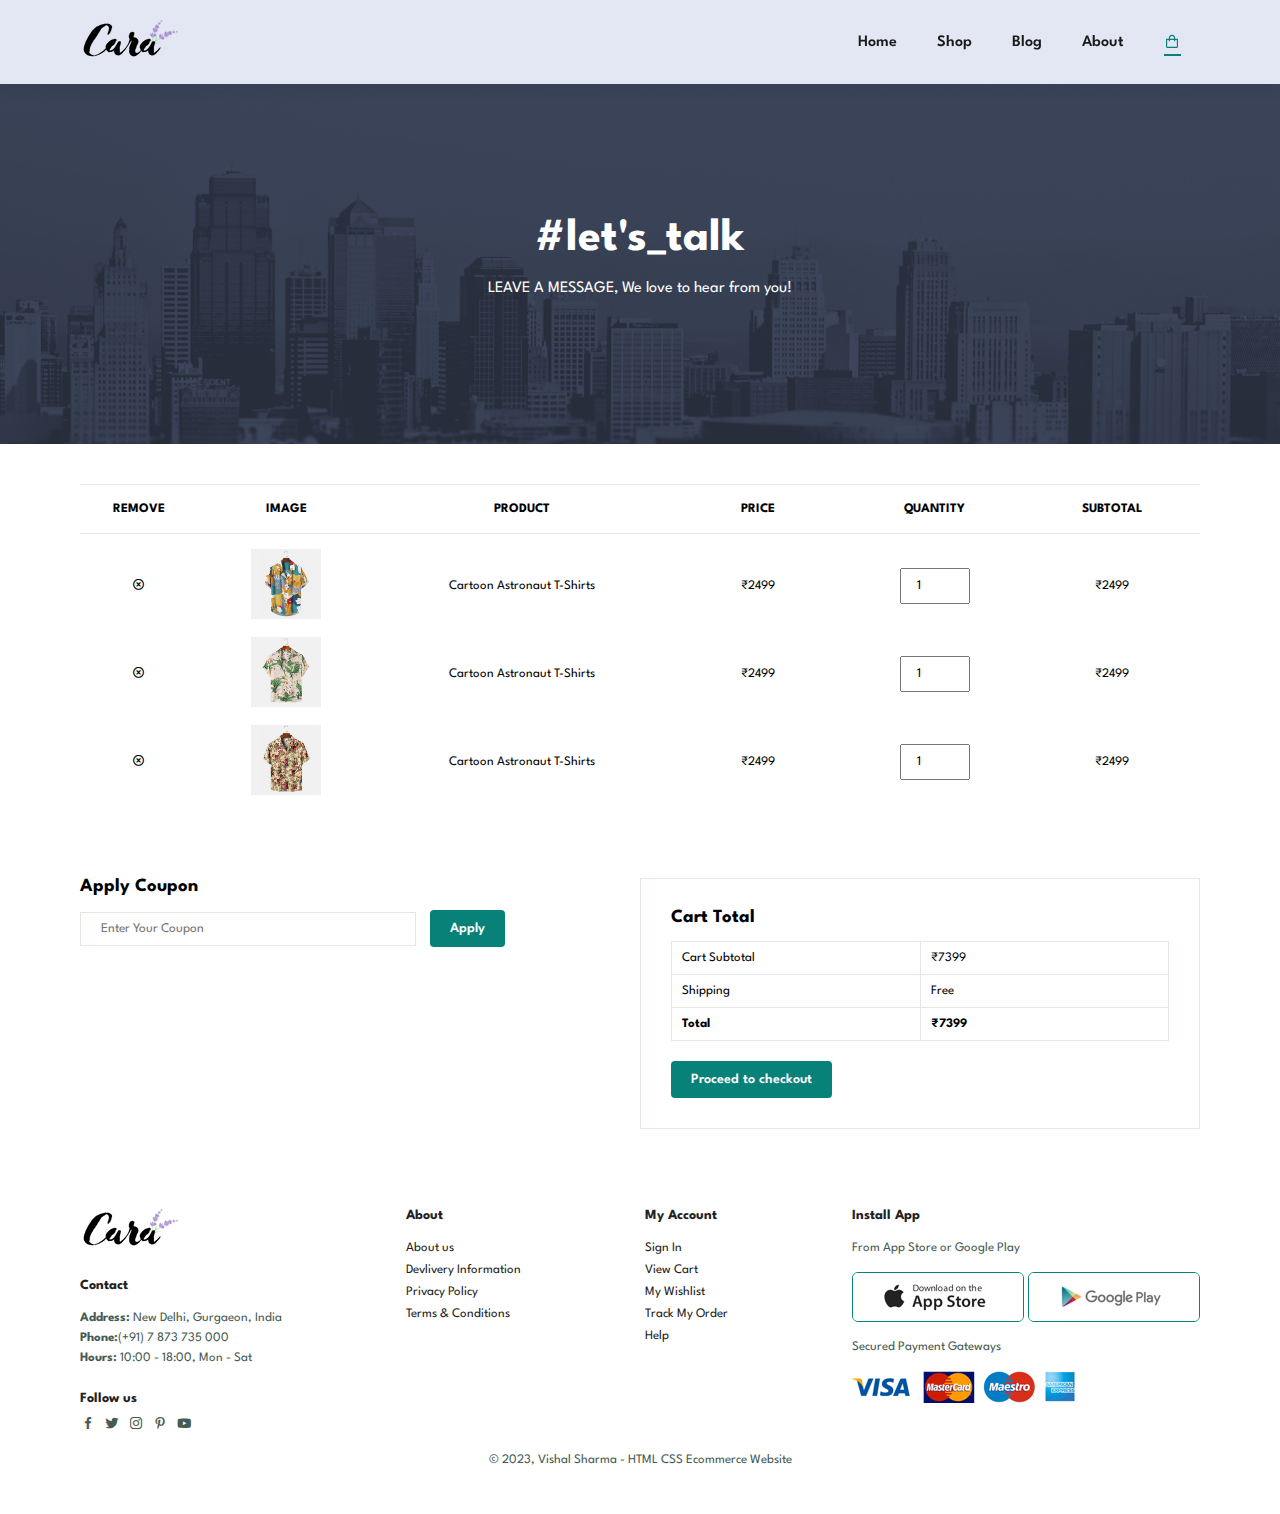
<file: cart.html>
<!DOCTYPE html>
<html lang="en">

    <head>
        <meta charset="UTF-8">
        <meta http-equiv="X-UA-Compatible" content="IE=edge">
        <meta name="viewport" content="width=device-width, initial-scale=1.0">
        <title>Cara</title>
        <link rel="icon" type="image/x-icon" href="/img/icon1.png">
        <link rel="stylesheet" href="https://cdn.jsdelivr.net/npm/boxicons@latest/css/boxicons.min.css">
        <link rel="stylesheet" href="style.css">
    </head>

    <body>
        <section id="header">
            <a href="#"><img src="img/logo.png" class="logo" alt=""></a>

            <div>
                <ul id="navbar">
                    <li><a href="index.html">Home</a></li>
                    <li><a href="shop.html">Shop</a></li>
                    <li><a href="blog.html">Blog</a></li>
                    <li><a href="about.html">About</a></li>
                    <li id="lg-bag"><a class="active" href="cart.html"><i class='bx bx-shopping-bag' ></i></a></li>
                    <a href="#" id="close"><i class='bx bx-x'></i></a>
                </ul>
            </div>
            <div id="mobile">
                <a href="cart.html"><i class='bx bx-shopping-bag' ></i></a>
                <i id="bar" class='bx bx-menu'></i>
            </div>
        </section>

        <section id="page-header" class="about-header">
            <h2>#let's_talk</h2>
            <p>LEAVE A MESSAGE, We love to hear from you!</p>
        </section>

        <section id="cart" class="section-p1">
            <table width="100%">
                <thead>
                    <tr>
                        <td>Remove</td>
                        <td>Image</td>
                        <td>Product</td>
                        <td>Price</td>
                        <td>Quantity</td>
                        <td>Subtotal</td>
                    </tr>
                </thead>
                <tbody>
                    <tr>
                        <td><i class='bx bx-x-circle'></i></td>
                        <td><img src="./img/products/f1.jpg" alt=""></td>
                        <td>Cartoon Astronaut T-Shirts</td>
                        <td>₹2499</td>
                        <td><input type="number" value="1"></td>
                        <td>₹2499</td>
                    </tr>
                    <tr>
                        <td><i class='bx bx-x-circle'></i></td>
                        <td><img src="./img/products/f2.jpg" alt=""></td>
                        <td>Cartoon Astronaut T-Shirts</td>
                        <td>₹2499</td>
                        <td><input type="number" value="1"></td>
                        <td>₹2499</td>
                    </tr>
                    <tr>
                        <td><i class='bx bx-x-circle'></i></td>
                        <td><img src="./img/products/f3.jpg" alt=""></td>
                        <td>Cartoon Astronaut T-Shirts</td>
                        <td>₹2499</td>
                        <td><input type="number" value="1"></td>
                        <td>₹2499</td>
                    </tr>
                </tbody>
            </table>
        </section>

        <section id="cart-add" class="section-p1">
            <div id="coupon">
                <h3>Apply Coupon</h3>
                <div>
                    <input type="text" placeholder="Enter Your Coupon">
                    <button class="normal">Apply</button>
                </div>
            </div>

            <div id="subtotal">
                <h3>Cart Total</h3>
                <table>
                    <tr>
                        <td>Cart Subtotal</td>
                        <td>₹7399</td>
                    </tr>
                    <tr>
                        <td>Shipping</td>
                        <td>Free</td>
                    </tr>
                    <tr>
                        <td><strong>Total</strong></td>
                        <td><strong>₹7399</strong></td>
                    </tr>
                </table>
                <button class="normal">Proceed to checkout</button>
            </div>
        </section>

        <footer class="section-p1">
            <div class="col">
                <img class="logo" src="./img/logo.png" alt="">
                <h4>Contact</h4>
                <p><strong>Address:</strong> New Delhi, Gurgaeon, India</p>
                <p><strong>Phone:</strong>(+91) 7 873 735 000</p>
                <p><strong>Hours:</strong> 10:00 - 18:00, Mon - Sat</p>
                <div class="follow">
                    <h4>Follow us</h4>
                    <div class="icon">
                        <i class='bx bxl-facebook'></i>
                        <i class='bx bxl-twitter' ></i>
                        <i class='bx bxl-instagram' ></i>
                        <i class='bx bxl-pinterest-alt' ></i>
                        <i class='bx bxl-youtube' ></i>
                    </div>
                </div>
            </div>

            <div class="col">
                <h4>About</h4>
                <a href="#">About us</a>
                <a href="#">Devlivery Information</a>
                <a href="#">Privacy Policy</a>
                <a href="#">Terms & Conditions</a>

            </div>

            <div class="col">
                <h4>My Account</h4>
                <a href="#">Sign In</a>
                <a href="#">View Cart</a>
                <a href="#">My Wishlist</a>
                <a href="#">Track My Order</a>
                <a href="#">Help</a>
            </div>

            <div class="col install">
                <h4>Install App</h4>
                <p>From App Store or Google Play</p>
                <div class="row">
                    <img src="./img/pay/app.jpg" alt="">
                    <img src="./img/pay/play.jpg" alt="">
                </div>
                <p>Secured Payment Gateways</p>
                <img src="./img/pay/pay.png" alt="">
            </div>

            <div class="copyright">
                <p>© 2023,  Vishal Sharma - HTML CSS Ecommerce Website</p>
            </div>
        </footer>


    </body>
</html>
</file>
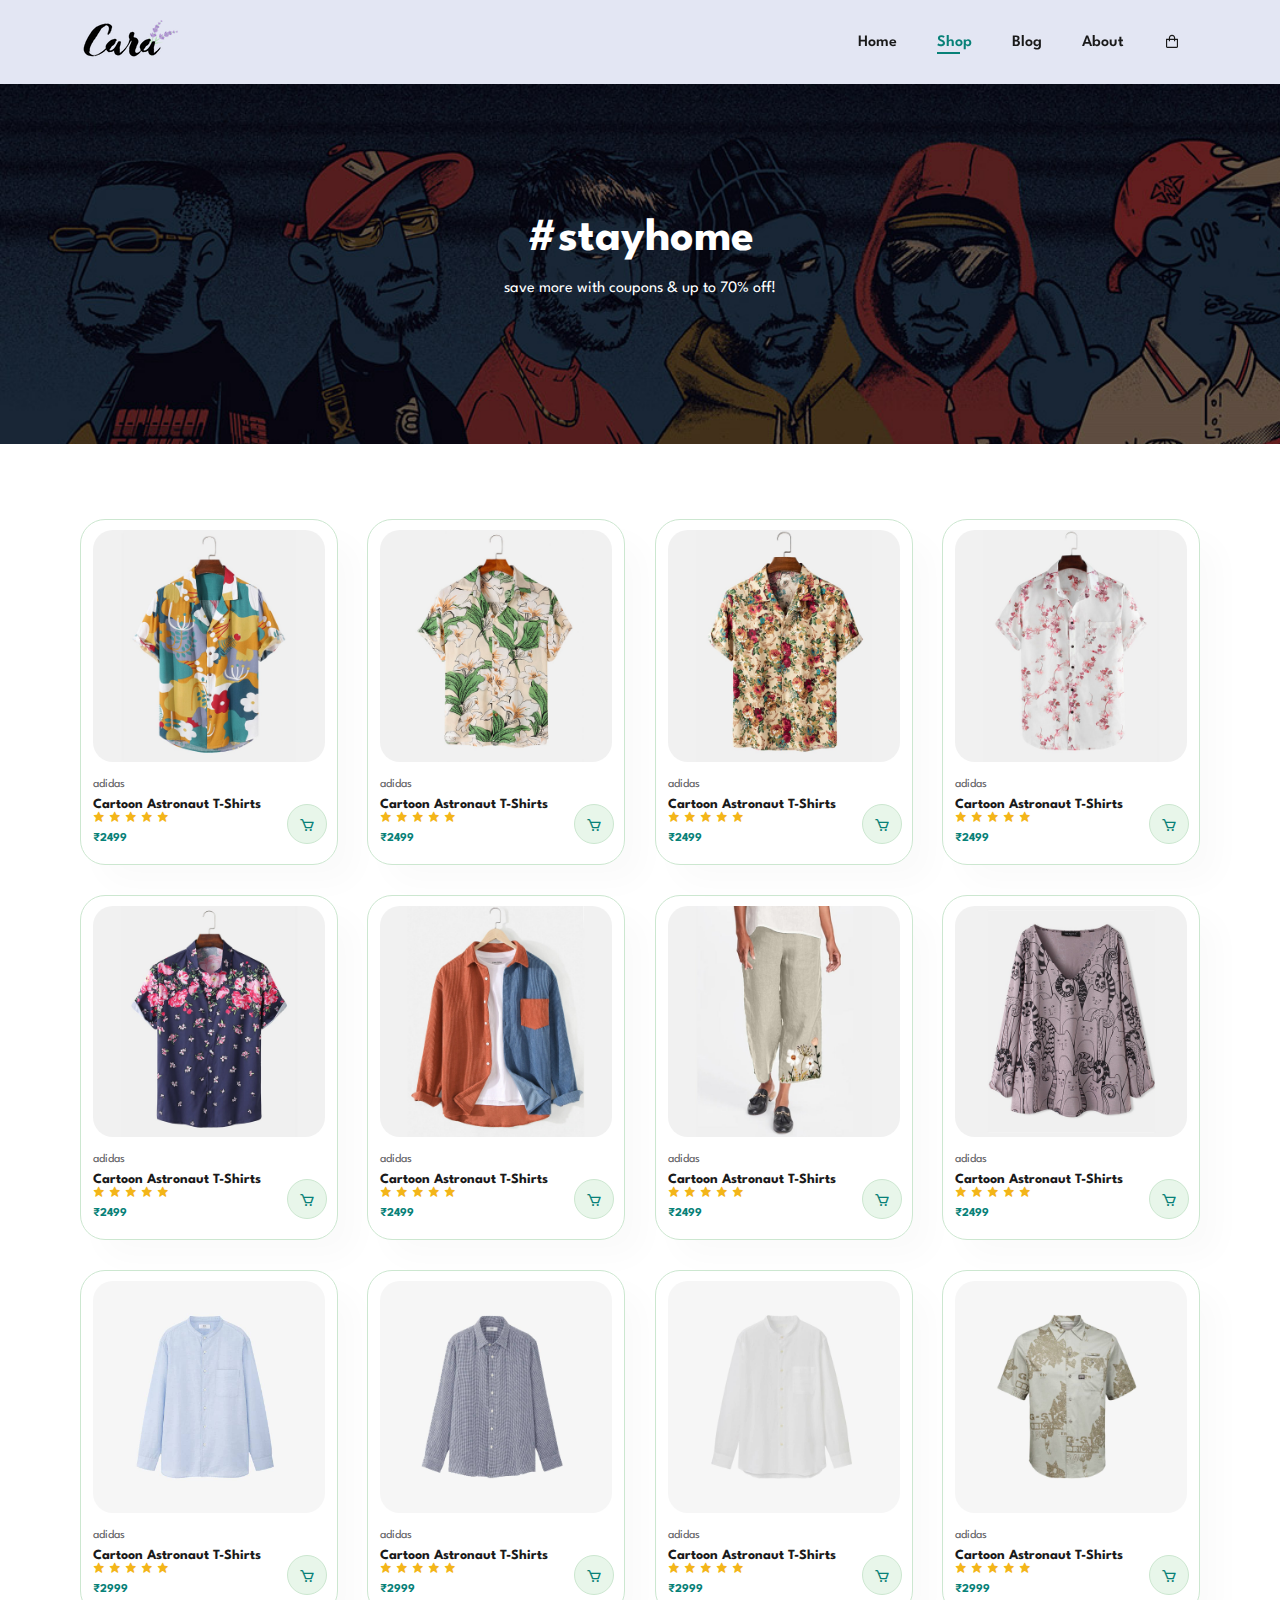
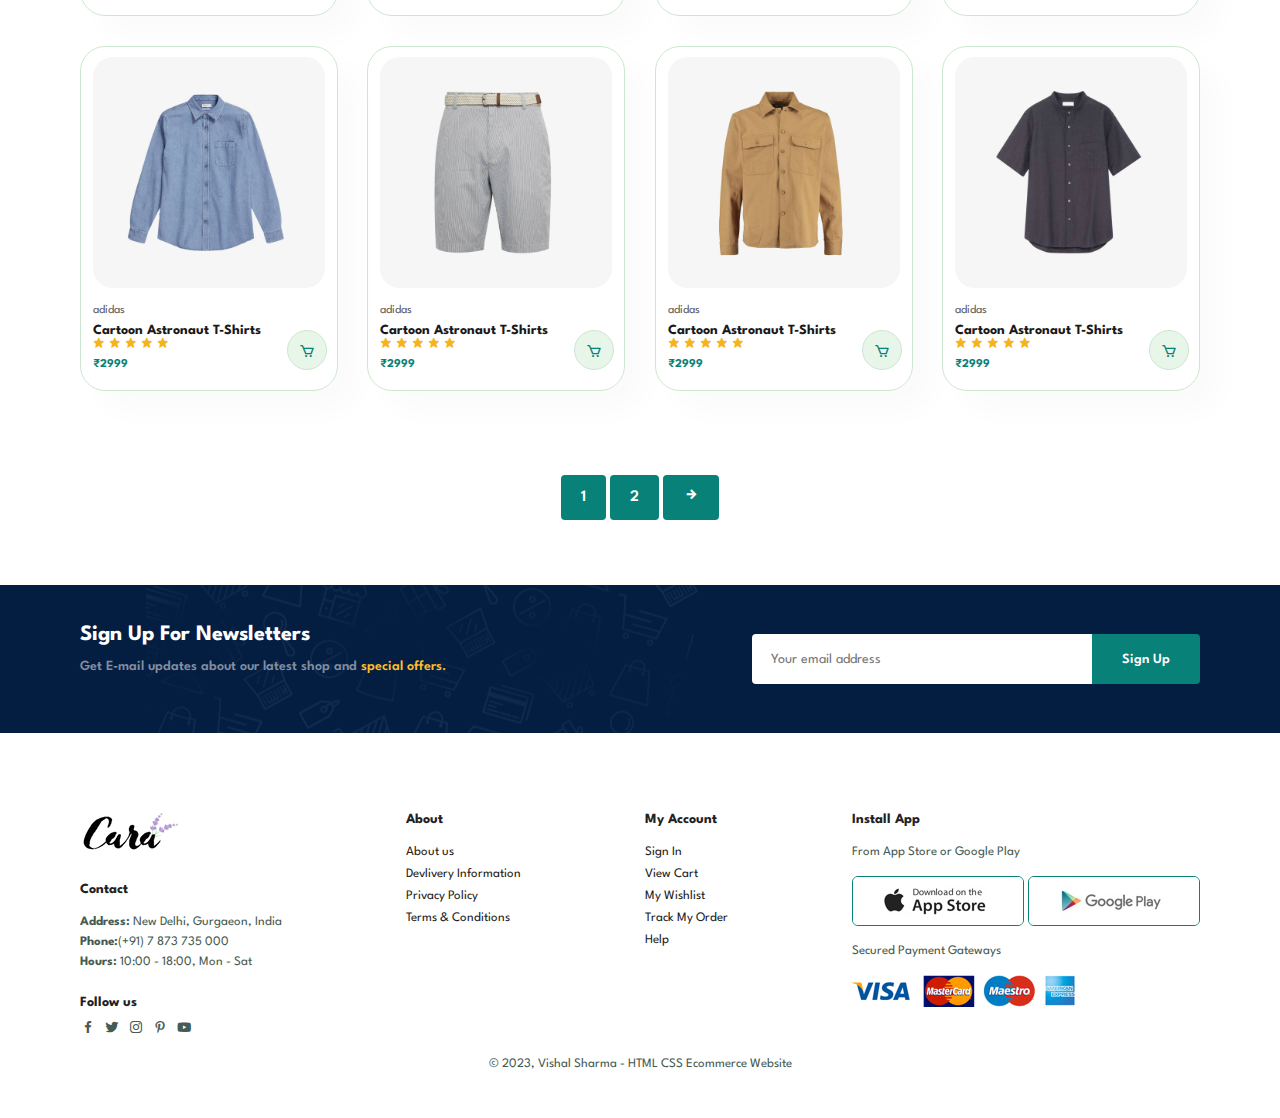
<file: shop.html>
<!DOCTYPE html>
<html lang="en">

    <head>
        <meta charset="UTF-8">
        <meta http-equiv="X-UA-Compatible" content="IE=edge">
        <meta name="viewport" content="width=device-width, initial-scale=1.0">
        <title>Cara</title>
        <link rel="icon" type="image/x-icon" href="/img/icon1.png">
        <link rel="stylesheet" href="https://cdn.jsdelivr.net/npm/boxicons@latest/css/boxicons.min.css">
        <link rel="stylesheet" href="style.css">
    </head>

    <body>
        <section id="header">
            <a href="#"><img src="img/logo.png" class="logo" alt=""></a>

            <div>
                <ul id="navbar">
                    <li><a href="index.html">Home</a></li>
                    <li><a class="active" href="shop.html">Shop</a></li>
                    <li><a href="blog.html">Blog</a></li>
                    <li><a href="about.html">About</a></li>
                    <li id="lg-bag"><a href="cart.html"><i class='bx bx-shopping-bag' ></i></a></li>
                    <a href="#" id="close"><i class='bx bx-x'></i></a>
                </ul>
            </div>
            <div id="mobile">
                <a href="cart.html"><i class='bx bx-shopping-bag' ></i></a>
                <i id="bar" class='bx bx-menu'></i>
            </div>
        </section>

        <section id="page-header">
            <h2>#stayhome</h2>
            <p>save more with coupons & up to 70% off!</p>
        </section> 

        <section id="product1" class="section-p1">
            <div class="pro-container">
                <div class="pro" onclick="window.location.href='sproduct.html';">
                    <img class="shirt" src="img/products/f1.jpg" alt="">
                    <div class="des">
                        <span>adidas</span>
                        <h5>Cartoon Astronaut T-Shirts</h5>
                        <div class="star">
                            <i class='bx bxs-star' ></i>
                            <i class='bx bxs-star' ></i>
                            <i class='bx bxs-star' ></i>
                            <i class='bx bxs-star' ></i>
                            <i class='bx bxs-star' ></i>
                        </div>
                        <h4>₹2499</h4>
                    </div>
                    <a href="#"><i class='bx bx-cart cart' ></i></a>
                </div>
                <div class="pro">
                    <img class="shirt" src="img/products/f2.jpg" alt="">
                    <div class="des">
                        <span>adidas</span>
                        <h5>Cartoon Astronaut T-Shirts</h5>
                        <div class="star">
                            <i class='bx bxs-star' ></i>
                            <i class='bx bxs-star' ></i>
                            <i class='bx bxs-star' ></i>
                            <i class='bx bxs-star' ></i>
                            <i class='bx bxs-star' ></i>
                        </div>
                        <h4>₹2499</h4>
                    </div>
                    <a href="#"><i class='bx bx-cart cart' ></i></a>
                </div>
                <div class="pro">
                    <img class="shirt" src="img/products/f3.jpg" alt="">
                    <div class="des">
                        <span>adidas</span>
                        <h5>Cartoon Astronaut T-Shirts</h5>
                        <div class="star">
                            <i class='bx bxs-star' ></i>
                            <i class='bx bxs-star' ></i>
                            <i class='bx bxs-star' ></i>
                            <i class='bx bxs-star' ></i>
                            <i class='bx bxs-star' ></i>
                        </div>
                        <h4>₹2499</h4>
                    </div>
                    <a href="#"><i class='bx bx-cart cart' ></i></a>
                </div>
                <div class="pro">
                    <img class="shirt" src="img/products/f4.jpg" alt="">
                    <div class="des">
                        <span>adidas</span>
                        <h5>Cartoon Astronaut T-Shirts</h5>
                        <div class="star">
                            <i class='bx bxs-star' ></i>
                            <i class='bx bxs-star' ></i>
                            <i class='bx bxs-star' ></i>
                            <i class='bx bxs-star' ></i>
                            <i class='bx bxs-star' ></i>
                        </div>
                        <h4>₹2499</h4>
                    </div>
                    <a href="#"><i class='bx bx-cart cart' ></i></a>
                </div>
                <div class="pro">
                    <img class="shirt" src="img/products/f5.jpg" alt="">
                    <div class="des">
                        <span>adidas</span>
                        <h5>Cartoon Astronaut T-Shirts</h5>
                        <div class="star">
                            <i class='bx bxs-star' ></i>
                            <i class='bx bxs-star' ></i>
                            <i class='bx bxs-star' ></i>
                            <i class='bx bxs-star' ></i>
                            <i class='bx bxs-star' ></i>
                        </div>
                        <h4>₹2499</h4>
                    </div>
                    <a href="#"><i class='bx bx-cart cart' ></i></a>
                </div>
                <div class="pro">
                    <img class="shirt" src="img/products/f6.jpg" alt="">
                    <div class="des">
                        <span>adidas</span>
                        <h5>Cartoon Astronaut T-Shirts</h5>
                        <div class="star">
                            <i class='bx bxs-star' ></i>
                            <i class='bx bxs-star' ></i>
                            <i class='bx bxs-star' ></i>
                            <i class='bx bxs-star' ></i>
                            <i class='bx bxs-star' ></i>
                        </div>
                        <h4>₹2499</h4>
                    </div>
                    <a href="#"><i class='bx bx-cart cart' ></i></a>
                </div>
                <div class="pro">
                    <img class="shirt" src="img/products/f7.jpg" alt="">
                    <div class="des">
                        <span>adidas</span>
                        <h5>Cartoon Astronaut T-Shirts</h5>
                        <div class="star">
                            <i class='bx bxs-star' ></i>
                            <i class='bx bxs-star' ></i>
                            <i class='bx bxs-star' ></i>
                            <i class='bx bxs-star' ></i>
                            <i class='bx bxs-star' ></i>
                        </div>
                        <h4>₹2499</h4>
                    </div>
                    <a href="#"><i class='bx bx-cart cart' ></i></a>
                </div>
                <div class="pro">
                    <img class="shirt" src="img/products/f8.jpg" alt="">
                    <div class="des">
                        <span>adidas</span>
                        <h5>Cartoon Astronaut T-Shirts</h5>
                        <div class="star">
                            <i class='bx bxs-star' ></i>
                            <i class='bx bxs-star' ></i>
                            <i class='bx bxs-star' ></i>
                            <i class='bx bxs-star' ></i>
                            <i class='bx bxs-star' ></i>
                        </div>
                        <h4>₹2499</h4>
                    </div>
                    <a href="#"><i class='bx bx-cart cart' ></i></a>
                </div>
            
                <div class="pro">
                    <img class="shirt" src="img/products/n1.jpg" alt="">
                    <div class="des">
                        <span>adidas</span>
                        <h5>Cartoon Astronaut T-Shirts</h5>
                        <div class="star">
                            <i class='bx bxs-star' ></i>
                            <i class='bx bxs-star' ></i>
                            <i class='bx bxs-star' ></i>
                            <i class='bx bxs-star' ></i>
                            <i class='bx bxs-star' ></i>
                        </div>
                        <h4>₹2999</h4>
                    </div>
                    <a href="#"><i class='bx bx-cart cart' ></i></a>
                </div>
                <div class="pro">
                    <img class="shirt" src="img/products/n2.jpg" alt="">
                    <div class="des">
                        <span>adidas</span>
                        <h5>Cartoon Astronaut T-Shirts</h5>
                        <div class="star">
                            <i class='bx bxs-star' ></i>
                            <i class='bx bxs-star' ></i>
                            <i class='bx bxs-star' ></i>
                            <i class='bx bxs-star' ></i>
                            <i class='bx bxs-star' ></i>
                        </div>
                        <h4>₹2999</h4>
                    </div>
                    <a href="#"><i class='bx bx-cart cart' ></i></a>
                </div>
                <div class="pro">
                    <img class="shirt" src="img/products/n3.jpg" alt="">
                    <div class="des">
                        <span>adidas</span>
                        <h5>Cartoon Astronaut T-Shirts</h5>
                        <div class="star">
                            <i class='bx bxs-star' ></i>
                            <i class='bx bxs-star' ></i>
                            <i class='bx bxs-star' ></i>
                            <i class='bx bxs-star' ></i>
                            <i class='bx bxs-star' ></i>
                        </div>
                        <h4>₹2999</h4>
                    </div>
                    <a href="#"><i class='bx bx-cart cart' ></i></a>
                </div>
                <div class="pro">
                    <img class="shirt" src="img/products/n4.jpg" alt="">
                    <div class="des">
                        <span>adidas</span>
                        <h5>Cartoon Astronaut T-Shirts</h5>
                        <div class="star">
                            <i class='bx bxs-star' ></i>
                            <i class='bx bxs-star' ></i>
                            <i class='bx bxs-star' ></i>
                            <i class='bx bxs-star' ></i>
                            <i class='bx bxs-star' ></i>
                        </div>
                        <h4>₹2999</h4>
                    </div>
                    <a href="#"><i class='bx bx-cart cart' ></i></a>
                </div>
                <div class="pro">
                    <img class="shirt" src="img/products/n5.jpg" alt="">
                    <div class="des">
                        <span>adidas</span>
                        <h5>Cartoon Astronaut T-Shirts</h5>
                        <div class="star">
                            <i class='bx bxs-star' ></i>
                            <i class='bx bxs-star' ></i>
                            <i class='bx bxs-star' ></i>
                            <i class='bx bxs-star' ></i>
                            <i class='bx bxs-star' ></i>
                        </div>
                        <h4>₹2999</h4>
                    </div>
                    <a href="#"><i class='bx bx-cart cart' ></i></a>
                </div>
                <div class="pro">
                    <img class="shirt" src="img/products/n6.jpg" alt="">
                    <div class="des">
                        <span>adidas</span>
                        <h5>Cartoon Astronaut T-Shirts</h5>
                        <div class="star">
                            <i class='bx bxs-star' ></i>
                            <i class='bx bxs-star' ></i>
                            <i class='bx bxs-star' ></i>
                            <i class='bx bxs-star' ></i>
                            <i class='bx bxs-star' ></i>
                        </div>
                        <h4>₹2999</h4>
                    </div>
                    <a href="#"><i class='bx bx-cart cart' ></i></a>
                </div>
                <div class="pro">
                    <img class="shirt" src="img/products/n7.jpg" alt="">
                    <div class="des">
                        <span>adidas</span>
                        <h5>Cartoon Astronaut T-Shirts</h5>
                        <div class="star">
                            <i class='bx bxs-star' ></i>
                            <i class='bx bxs-star' ></i>
                            <i class='bx bxs-star' ></i>
                            <i class='bx bxs-star' ></i>
                            <i class='bx bxs-star' ></i>
                        </div>
                        <h4>₹2999</h4>
                    </div>
                    <a href="#"><i class='bx bx-cart cart' ></i></a>
                </div>
                <div class="pro">
                    <img class="shirt" src="img/products/n8.jpg" alt="">
                    <div class="des">
                        <span>adidas</span>
                        <h5>Cartoon Astronaut T-Shirts</h5>
                        <div class="star">
                            <i class='bx bxs-star' ></i>
                            <i class='bx bxs-star' ></i>
                            <i class='bx bxs-star' ></i>
                            <i class='bx bxs-star' ></i>
                            <i class='bx bxs-star' ></i>
                        </div>
                        <h4>₹2999</h4>
                    </div>
                    <a href="#"><i class='bx bx-cart cart' ></i></a>
                </div>
            </div>
        </section>

        <section id="pagination" class="section-p1">
            <a href="#">1</a>
            <a href="#">2</a>
            <a href="#"><i class='bx bx-right-arrow-alt'></i></a>
        </section>

        <section id="newsletter" class="section-p1 section-m1">
            <div class="newstext">
                <h4>Sign Up For Newsletters</h4>
                <p>Get E-mail updates about our latest shop and <span>special offers.</span></p>
            </div>
            <div class="form">
                <input type="text" placeholder="Your email address">
                <button class="normal">Sign Up</button>
            </div>
        </section>

        <footer class="section-p1">
            <div class="col">
                <img class="logo" src="./img/logo.png" alt="">
                <h4>Contact</h4>
                <p><strong>Address:</strong> New Delhi, Gurgaeon, India</p>
                <p><strong>Phone:</strong>(+91) 7 873 735 000</p>
                <p><strong>Hours:</strong> 10:00 - 18:00, Mon - Sat</p>
                <div class="follow">
                    <h4>Follow us</h4>
                    <div class="icon">
                        <i class='bx bxl-facebook'></i>
                        <i class='bx bxl-twitter' ></i>
                        <i class='bx bxl-instagram' ></i>
                        <i class='bx bxl-pinterest-alt' ></i>
                        <i class='bx bxl-youtube' ></i>
                    </div>
                </div>
            </div>

            <div class="col">
                <h4>About</h4>
                <a href="#">About us</a>
                <a href="#">Devlivery Information</a>
                <a href="#">Privacy Policy</a>
                <a href="#">Terms & Conditions</a>
            </div>

            <div class="col">
                <h4>My Account</h4>
                <a href="#">Sign In</a>
                <a href="#">View Cart</a>
                <a href="#">My Wishlist</a>
                <a href="#">Track My Order</a>
                <a href="#">Help</a>
            </div>

            <div class="col install">
                <h4>Install App</h4>
                <p>From App Store or Google Play</p>
                <div class="row">
                    <img src="./img/pay/app.jpg" alt="">
                    <img src="./img/pay/play.jpg" alt="">
                </div>
                <p>Secured Payment Gateways</p>
                <img src="./img/pay/pay.png" alt="">
            </div>

            <div class="copyright">
                <p>© 2023, Vishal Sharma - HTML CSS Ecommerce Website</p>
            </div>
        </footer>


    </body>
</html>
</file>
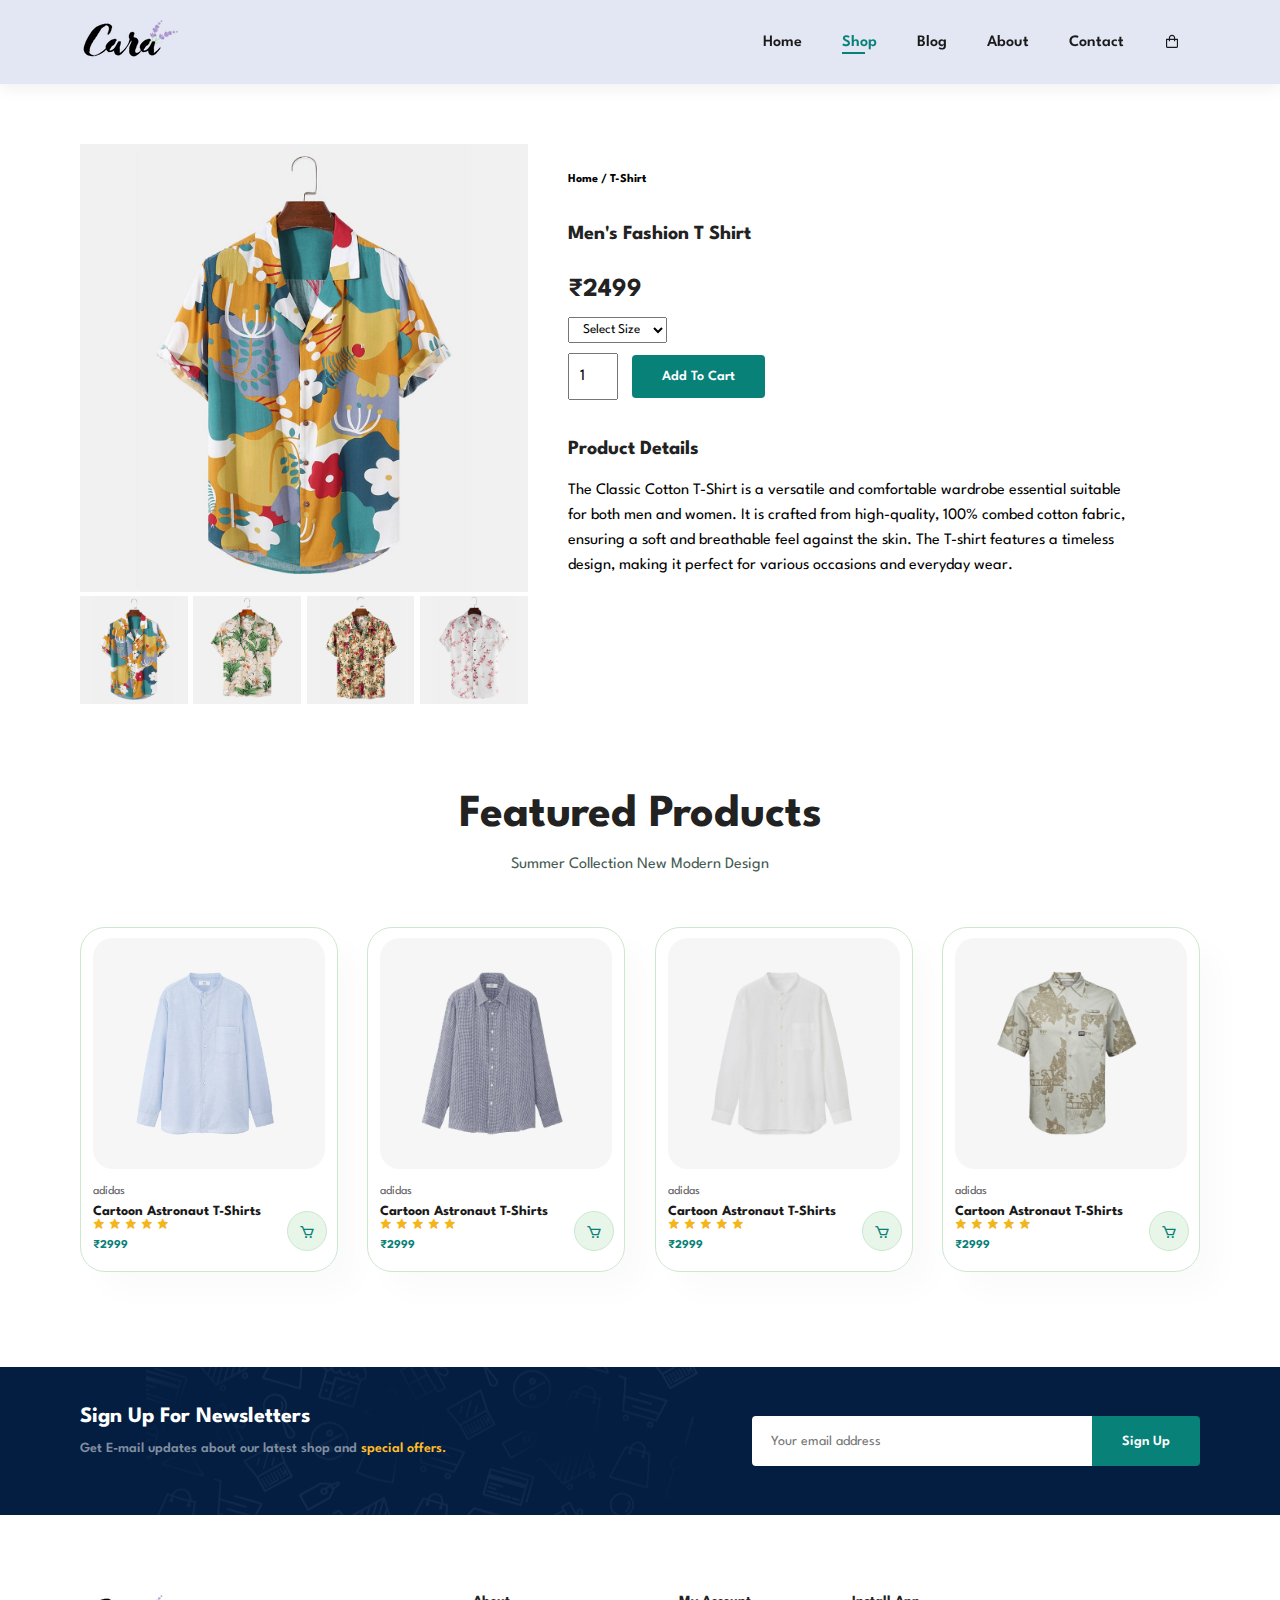
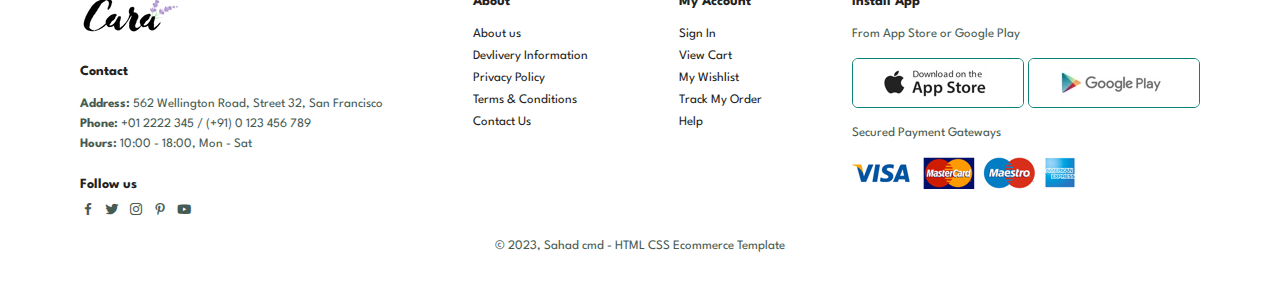
<file: sproduct.html>
<!DOCTYPE html>
<html lang="en">

    <head>
        <meta charset="UTF-8">
        <meta http-equiv="X-UA-Compatible" content="IE=edge">
        <meta name="viewport" content="width=device-width, initial-scale=1.0">
        <title>Cara</title>
        <link rel="icon" type="image/x-icon" href="/img/icon1.png">
        <link rel="stylesheet" href="https://cdn.jsdelivr.net/npm/boxicons@latest/css/boxicons.min.css">
        <link rel="stylesheet" href="style.css">
    </head>

    <body>
        <section id="header">
            <a href="#"><img src="img/logo.png" class="logo" alt=""></a>

            <div>
                <ul id="navbar">
                    <li><a href="index.html">Home</a></li>
                    <li><a class="active" href="shop.html">Shop</a></li>
                    <li><a href="blog.html">Blog</a></li>
                    <li><a href="about.html">About</a></li>
                    <li><a href="contact.html">Contact</a></li>
                    <li id="lg-bag"><a href="cart.html"><i class='bx bx-shopping-bag' ></i></a></li>
                    <a href="#" id="close"><i class='bx bx-x'></i></a>
                </ul>
            </div>
            <div id="mobile">
                <a href="cart.html"><i class='bx bx-shopping-bag' ></i></a>
                <i id="bar" class='bx bx-menu'></i>
            </div>
        </section>

        <section id="prodetails" class="section-p1">
            <div class="single-pro-image">
                <img src="./img/products/f1.jpg" width="100%" id="MainImg" alt="">

                <div class="small-img-group">
                    <div class="small-img-col">
                        <img src="./img/products/f1.jpg" width="100%" class="small-img" alt="">
                    </div>
                    <div class="small-img-col">
                        <img src="./img/products/f2.jpg" width="100%" class="small-img" alt="">
                    </div>
                    <div class="small-img-col">
                        <img src="./img/products/f3.jpg" width="100%" class="small-img" alt="">
                    </div>
                    <div class="small-img-col">
                        <img src="./img/products/f4.jpg" width="100%" class="small-img" alt="">
                    </div>
                </div>
            </div>

            <div class="single-pro-details">
                <h6>Home / T-Shirt</h6>
                <h4>Men's Fashion T Shirt</h4>
                <h2>₹2499</h2>
                <select>
                    <option>Select Size</option>
                    <option>Small</option>
                    <option>Medium</option>
                    <option>Large</option>
                    <option>XL</option>
                </select>
                <input type="number" value="1">
                <button class="normal">Add To Cart</button>
                <h4>Product Details</h4>
                <span>The Classic Cotton T-Shirt is a versatile and comfortable wardrobe essential suitable for both men and women. It is crafted from high-quality, 100% combed cotton fabric, ensuring a soft and breathable feel against the skin. The T-shirt features a timeless design, making it perfect for various occasions and everyday wear.</span>
            </div>
        </section>

        <section id="product1" class="section-p1">
            <h2>Featured Products</h2>
            <p>Summer Collection New Modern Design</p>
            <div class="pro-container">
                <div class="pro">
                    <img class="shirt" src="img/products/n1.jpg" alt="">
                    <div class="des">
                        <span>adidas</span>
                        <h5>Cartoon Astronaut T-Shirts</h5>
                        <div class="star">
                            <i class='bx bxs-star' ></i>
                            <i class='bx bxs-star' ></i>
                            <i class='bx bxs-star' ></i>
                            <i class='bx bxs-star' ></i>
                            <i class='bx bxs-star' ></i>
                        </div>
                        <h4>₹2999</h4>
                    </div>
                    <a href="#"><i class='bx bx-cart cart' ></i></a>
                </div>
                <div class="pro">
                    <img class="shirt" src="img/products/n2.jpg" alt="">
                    <div class="des">
                        <span>adidas</span>
                        <h5>Cartoon Astronaut T-Shirts</h5>
                        <div class="star">
                            <i class='bx bxs-star' ></i>
                            <i class='bx bxs-star' ></i>
                            <i class='bx bxs-star' ></i>
                            <i class='bx bxs-star' ></i>
                            <i class='bx bxs-star' ></i>
                        </div>
                        <h4>₹2999</h4>
                    </div>
                    <a href="#"><i class='bx bx-cart cart' ></i></a>
                </div>
                <div class="pro">
                    <img class="shirt" src="img/products/n3.jpg" alt="">
                    <div class="des">
                        <span>adidas</span>
                        <h5>Cartoon Astronaut T-Shirts</h5>
                        <div class="star">
                            <i class='bx bxs-star' ></i>
                            <i class='bx bxs-star' ></i>
                            <i class='bx bxs-star' ></i>
                            <i class='bx bxs-star' ></i>
                            <i class='bx bxs-star' ></i>
                        </div>
                        <h4>₹2999</h4>
                    </div>
                    <a href="#"><i class='bx bx-cart cart' ></i></a>
                </div>
                <div class="pro">
                    <img class="shirt" src="img/products/n4.jpg" alt="">
                    <div class="des">
                        <span>adidas</span>
                        <h5>Cartoon Astronaut T-Shirts</h5>
                        <div class="star">
                            <i class='bx bxs-star' ></i>
                            <i class='bx bxs-star' ></i>
                            <i class='bx bxs-star' ></i>
                            <i class='bx bxs-star' ></i>
                            <i class='bx bxs-star' ></i>
                        </div>
                        <h4>₹2999</h4>
                    </div>
                    <a href="#"><i class='bx bx-cart cart' ></i></a>
                </div>
            </div>
        </section>

        <section id="newsletter" class="section-p1 section-m1">
            <div class="newstext">
                <h4>Sign Up For Newsletters</h4>
                <p>Get E-mail updates about our latest shop and <span>special offers.</span></p>
            </div>
            <div class="form">
                <input type="text" placeholder="Your email address">
                <button class="normal">Sign Up</button>
            </div>
        </section>

        <footer class="section-p1">
            <div class="col">
                <img class="logo" src="./img/logo.png" alt="">
                <h4>Contact</h4>
                <p><strong>Address:</strong> 562 Wellington Road, Street 32, San Francisco</p>
                <p><strong>Phone:</strong> +01 2222 345 / (+91) 0 123 456 789</p>
                <p><strong>Hours:</strong> 10:00 - 18:00, Mon - Sat</p>
                <div class="follow">
                    <h4>Follow us</h4>
                    <div class="icon">
                        <i class='bx bxl-facebook'></i>
                        <i class='bx bxl-twitter' ></i>
                        <i class='bx bxl-instagram' ></i>
                        <i class='bx bxl-pinterest-alt' ></i>
                        <i class='bx bxl-youtube' ></i>
                    </div>
                </div>
            </div>

            <div class="col">
                <h4>About</h4>
                <a href="#">About us</a>
                <a href="#">Devlivery Information</a>
                <a href="#">Privacy Policy</a>
                <a href="#">Terms & Conditions</a>
                <a href="#">Contact Us</a>
            </div>

            <div class="col">
                <h4>My Account</h4>
                <a href="#">Sign In</a>
                <a href="#">View Cart</a>
                <a href="#">My Wishlist</a>
                <a href="#">Track My Order</a>
                <a href="#">Help</a>
            </div>

            <div class="col install">
                <h4>Install App</h4>
                <p>From App Store or Google Play</p>
                <div class="row">
                    <img src="./img/pay/app.jpg" alt="">
                    <img src="./img/pay/play.jpg" alt="">
                </div>
                <p>Secured Payment Gateways</p>
                <img src="./img/pay/pay.png" alt="">
            </div>

            <div class="copyright">
                <p>© 2023, Sahad cmd - HTML CSS Ecommerce Template</p>
            </div>
        </footer>

        <script>
            var MainImg = document.getElementById('MainImg');
            var smallImg = document.getElementsByClassName('small-img');
            
            smallImg[0].onclick = function(){
                MainImg.src = smallImg[0].src;
            }
            smallImg[1].onclick = function(){
                MainImg.src = smallImg[1].src;
            }
            smallImg[2].onclick = function(){
                MainImg.src = smallImg[2].src;
            }
            smallImg[3].onclick = function(){
                MainImg.src = smallImg[3].src;
            }
        </script>


    </body>
</html>
</file>
<file: style.css>
@import url("https://fonts.googleapis.com/css2?family=Spartan:wght@100;200;300;400;500;600;700;800;900&display=swap");
* {
  margin: 0;
  padding: 0;
  box-sizing: border-box;
  font-family: "Spartan", sans-serif;
}

html {
  scroll-behavior: smooth;
}

a{
  text-decoration: none;
  color: white;
}
/* Global Styles */

h1 {
  font-size: 50px;
  line-height: 64px;
  color: #222;
}

h2 {
  font-size: 46px;
  line-height: 54px;
  color: #222;
}

h4 {
  font-size: 20px;
  color: #222;
}

h6 {
  font-weight: 700;
  font-size: 12px;
}

p {
  font-size: 16px;
  color: #465b52;
  margin: 15px 0 20px 0;
}

.section-p1 {
  padding: 40px 80px;
}

.section-m1 {
  margin: 40px 0;
}

button.normal {
  font-size: 14px;
  font-weight: 600;
  color: #000;
  padding: 15px 30px;
  border-radius: 4px;
  background-color: #fff;
  cursor: pointer;
  border: none;
  outline: none;
  transition: 0.2s;
}

button.white {
  font-size: 13px;
  font-weight: 600;
  color: #fff;
  padding: 11px 18px;
  background-color: transparent;
  cursor: pointer;
  border: 1px solid #fff;
  outline: none;
  transition: 0.2s;
}

body {
  width: 100%;
}

/* Header Style */

#header {
  display: flex;
  align-items: center;
  justify-content: space-between;
  padding: 20px 80px;
  background: #E3E6F3;
  box-shadow: 0 5px 15px rgba(0, 0, 0, 0.06);
  z-index: 999;
  position: sticky;
  top: 0;
  left: 0;
}

#navbar {
  display: flex;
  align-items: center;
  justify-content: center;
}

#navbar li {
  list-style: none;
  padding: 0 20px;
  position: relative;
}

#navbar li a {
  text-decoration: none;
  font-size: 16px;
  font-weight: 600;
  color: #1a1a1a;
  transition: 0.3s ease;
}

#navbar li a:hover,
#navbar li a.active{
  color: #088178;
}

#navbar li a.active::after,
#navbar li a:hover::after{
  content: "";
  width: 30%;
  height: 2px;
  background: #088178;
  position: absolute;
  bottom: -4px;
  left: 20px;
}

#mobile {
  display: none;
  align-items: center;
}

#close {
  display: none;
}

/* Main part of page */

#main {
  background-image: url("./img/bg-img.jpg");
  background-size: cover;
  height: 90vh;
  width: 100%;
  background-position: top 25% right 0;
  padding: 0 80px;
  display: flex;
  align-items: flex-start;
  justify-content: center;
  flex-direction: column;
}

#main h4 {
  padding-bottom: 15px;
}

#main h1 {
  color: #088178;
}

#main button {
  background-image: url("img/button.png");
  background-color: transparent;
  color: #088178;
  border: 0;
  padding: 14px 65px;
  background-repeat: no-repeat;
  cursor: pointer;
  font-weight: 700;
  font-size: 15px;
}

#feature {
  display: flex;
  justify-content: space-between;
  text-align: center;
  flex-wrap: wrap;
}

#feature .fe-box {
  width: 180px;
  text-align: center;
  padding: 25px 15px;
  box-shadow: 20px 20px 34px rgba(0, 0, 0, 0.03);
  border: 1px solid #cce7d0;
  border-radius: 4px;
  margin: 15px 0;
}

#feature .fe-box:hover {
  box-shadow: 10px 10px 74px rgba(100, 45, 211, 0.1);
}

#feature .fe-box img {
  width: 100%;
  margin-bottom: 10px;
}

#feature .fe-box h6 {
  padding: 9px 8px 6px 8px;
  line-height: 1;
  border-radius: 4px;
  color: #088178;
  background-color: #fddde4;
}

#feature .fe-box:nth-child(2) h6 {
  background-color: #cdebbc;
}

#feature .fe-box:nth-child(3) h6 {
  background-color: #abddf68f;
}

#feature .fe-box:nth-child(4) h6 {
  background-color: #c2bdf68f;
}

#feature .fe-box:nth-child(5) h6 {
  background-color: #ebd2bcb6;
}

#feature .fe-box:nth-child(6) h6 {
  background-color: #bcd4ebb0;
}

#product1 {
  text-align: center;
}

#product1 .pro-container{
  display: flex;
  justify-content: space-between;
  padding-top: 20px;
  flex-wrap: wrap;
}

#product1 .pro {
  width: 23%;
  min-width: 250px;
  padding: 10px 12px;
  border: 1px solid #cce7d0;
  border-radius: 25px;
  cursor: pointer;
  box-shadow: 20px 20px 30px rgba(0, 0, 0, 0.02);
  margin: 15px 0px;
  transition: transform 0.3s ease-in-out;
  position: relative;
}

#product1 .pro img.shirt{
  width: 100%;
  border-radius: 20px;
}

#product1 .pro:hover {
  box-shadow: 20px 20px 54px rgba(28, 77, 161, 0.06);
  transform: scale(1.08);
} 

#product1 .pro .des {
  text-align: start;
  padding: 10px 0;
}

#product1 .pro .des span {
  color: #606063;
  font-size: 12px;
}

#product1 .pro .des h5 {
  padding-top: 7px;
  color: #1a1a1a;
  font-size: 14px;
}

#product1 .pro .des i {
  font-size: 12px;
  color: rgb(243, 181, 25);
}

#product1 .pro .des h4 {
  padding-top: 7px;
  font-size: 12px;
  font-weight: 700;
  color: #088178;
}

#product1 .pro .cart {
  width: 40px;
  height: 40px;
  line-height: 40px;
  border-radius: 50px;
  background-color: #e8f6ea;
  font-weight: 500;
  color: #088178;
  border: 1px solid #cce7d0;
  position: absolute;
  bottom: 20px;
  right: 10px;
}

#banner {
  display: flex;
  justify-content: center;
  text-align: center;
  align-items: center;
  flex-direction: column;
  background-image: url("./img/banner/b2.jpg");
  width: 100%;
  height: 30vh;
  background-size:cover;
  background-position: center;
}

#banner h4 {
  color: #fff;
  font-size: 16px;
}

#banner h2 {
  color: #fff;
  font-size: 30px;
  padding: 10px 0;
}

#banner h2 span {
  color: #ef3636;
}

#banner button:hover {
  background-color: #088178;
  color: #fff; 
}

#sm-banner {
  display: flex;
  justify-content: space-between;
  flex-wrap: wrap;
}

#sm-banner .banner-box {
  display: flex;
  justify-content: center;
  align-items: flex-start;
  flex-direction: column;
  background-image: url("./img/banner/b17.jpg");
  min-width: 450px;
  height: 50vh;
  background-size:cover;
  background-position: center;
  padding: 30px;
  margin: 0 25px;
}

#sm-banner .banner-box2 {
  background-image: url("./img/banner/b10.jpg");
}

#sm-banner h4 {
  color: #fff;
  font-size: 20px;
  font-weight: 300;
}

#sm-banner h2 {
  color: #fff;
  font-size: 28px;
  font-weight: 800;
}

#sm-banner span {
  color: #fff;
  font-size: 14px;
  font-weight: 500;
  padding-bottom: 15px;
}

#sm-banner .banner-box:hover button {
  background-color: #088178;
  border: 1px solid #088178;
}

#banner3 {
  display: flex;
  justify-content: space-between;
  flex-wrap: wrap;
  padding: 0 80px;
}

#banner3 .banner-box {
  display: flex;
  justify-content: center;
  align-items: flex-start;
  flex-direction: column;
  background-image: url("./img/banner/b7.jpg");
  min-width: 30%;
  height: 30vh;
  background-size:cover;
  background-position: center;
  padding: 20px;
  margin-bottom: 20px;
}

#banner3 .banner-box2 {
  background-image: url("./img/banner/b4.jpg");
  width: 5%;
}

#banner3 .banner-box3 {
  background-image: url("./img/banner/b18.jpg");
}

#banner3 h2 {
  color: #fff;
  font-weight: 900;
  font-size: 22px;
}

#banner3 h3 {
  color: #ec544e;
  font-weight: 800;
  font-size: 15px;
}

#newsletter {
  display: flex;
  justify-content: space-between;
  flex-wrap: wrap;
  align-items: center;
  background-image: url("./img/banner/b14.png");
  background-repeat: no-repeat;
  background-position: 20% 30%;
  background-color: #041e42;
}

#newsletter h4 {
  font-size: 22px;
  font-weight: 700;
  color: #fff;
}

#newsletter p {
  font-size: 14px;
  font-weight: 600;
  color: #818ea0;
}

#newsletter span {
  color: #ffbd27;
}

#newsletter .form {
  display: flex;
  width: 40%;
}

#newsletter input {
  height: 3.125rem;
  padding: 0 1.25em;
  font-size: 14px;
  width: 100%;
  border: 1px solid transparent;
  border-radius: 4px;
  outline: none;
  border-top-right-radius: 0;
  border-bottom-right-radius: 0;
}

#newsletter button {
  background-color: #088178;
  color: #fff;
  white-space: nowrap;
  border-top-left-radius: 0;
  border-bottom-left-radius: 0;
}

footer {
  display: flex;
  flex-wrap: wrap;
  justify-content: space-between;
}

footer .col {
  display: flex;
  flex-direction: column;
  align-items: flex-start;
  margin-bottom: 20px;
}

footer .logo {
  margin-bottom: 30px;
}

footer h4 {
  font-size: 14px;
  padding-bottom: 20px;
}

footer p {
  font-size: 13px;
  margin: 0 0 8px 0;
}

footer a {
  font-size: 13px;
  text-decoration: none;
  color: #222;
  margin-bottom: 10px;
}

footer .follow {
  margin-top: 20px;
}

footer .follow i {
  color: #465b52;
  padding-right: 4px;
  cursor: pointer;
}

footer .follow h4 {
  padding-bottom: 10px;
}

footer .install .row img{
  border: 1px solid #088178;
  border-radius: 6px;
}

footer .install img {
  margin: 10px 0 15px 0;
  cursor: pointer; 
}

footer .follow i:hover,
footer a:hover {
  color: #088178;
}

footer .copyright {
  width: 100%;
  text-align: center;
}

/* Shop Page */

#page-header {
  background-image: url("./img/banner/b1.jpg");
  width: 100%;
  height: 40vh;
  background-size: cover;
  display: flex;
  justify-content: center;
  text-align: center;
  flex-direction: column;
  padding: 14px;
}

#page-header h2,
#page-header p {
  color: #fff;
}

#pagination {
  text-align: center;
}
#pagination a {
  text-decoration: none;
  background-color: #088178;
  padding: 15px 20px;
  border-radius: 4px;
  color: #fff;
  font-weight: 600;
}

#pagination a i {
  font-size: 16px;
  font-weight: 600;
}

/* Single Product */

#prodetails{
  display: flex;
  margin-top: 20px;
}

#prodetails .single-pro-image {
  width: 40%;
  margin-right: 40px;
}

#prodetails .small-img-group {
  display: flex;
  justify-content: space-between;
}

.small-img-col {
  flex-basis: 24%;
  cursor: pointer;
}

#prodetails .single-pro-details {
  width: 50%;
  padding-top: 30px;
}

#prodetails .single-pro-details h4{
  padding: 40px 0 20px 0;
}

#prodetails .single-pro-details h2{
  font-size: 26px;
}

#prodetails .single-pro-details select {
  display: block;
  padding: 5px 10px;
  margin-bottom: 10px;
}

#prodetails .single-pro-details input {
  width: 50px;
  height: 47px;
  padding-left: 10px;
  font-size: 16px;
  margin-right: 10px;
}

#prodetails .single-pro-details input:focus {
  outline: none;
}

#prodetails .single-pro-details button {
  background-color: #088178;
  color: #fff;
}

#prodetails .single-pro-details span {
  line-height: 25px;
}

/* Blog Page */

#page-header.blog-header {
  background-image: url("./img/banner/b19.jpg");
}

#blog {
  padding: 150px 150px 0 150px;
}

#blog .blog-box {
  display: flex;
  align-items: center;
  width: 100%;
  position: relative;
  padding-bottom: 90px;
}

#blog .blog-img {
  width: 50%;
  margin-right: 40px;
}

#blog img {
  width: 100%;
  height: 300px;
  object-fit: cover;
}

#blog .blog-details {
  width: 50%;
}

#blog .blog-details p {
  line-height: 22px;
}

#blog .blog-details a {
  text-decoration: none;
  font-size: 11px;
  color: #000;
  font-weight: 700;
  position: relative;
  transition: 0.2s;
}

#blog .blog-details a::after {
  content: "";
  width: 50px;
  height: 1px;
  background-color: #000;
  position: absolute;
  top: 4px;
  right: -60px;
}

#blog .blog-details a:hover {
  color: #088178;
}

#blog .blog-details a:hover::after {
  background-color: #088178;
}

#blog .blog-box h1 {
  position: absolute;
  top: -40px;
  left: 0;
  font-size: 70px;
  font-weight: 700;
  color: #c9cbce;
  z-index: -9;
}

/* About Page */

#page-header.about-header {
  background-image: url("./img/about/banner.png");
}

#about-head {
  display: flex;
  align-items: center;
}

#about-head img {
  width: 50%;
  height: auto;
}

#about-head div {
  padding-left: 40px;
}

#about-head div p {
  line-height: 22px;
}

#about-app {
  text-align: center;
}

#about-app .video {
  width: 70%;
  height: 100%;
  margin: 30px auto 0 auto;
}

#about-app .video video {
  width: 100%;
  height: 100%;
  border-radius: 20px;
}

/* Cart Page */

#cart {
  overflow-x: auto;
}

#cart table {
  width: 100%;
  border-collapse: collapse;
  table-layout: fixed;
  white-space: nowrap;
}

#cart table img {
  width: 70px; 
}

#cart table td:nth-child(1) {
  width: 100px;
  text-align: center;
}

#cart table td:nth-child(2) {
  width: 150px;
  text-align: center;
}

#cart table td:nth-child(3) {
  width: 250px;
  text-align: center;
}

#cart table td:nth-child(4),
#cart table td:nth-child(5),
#cart table td:nth-child(6) {
  width: 150px;
  text-align: center;
}

#cart table td:nth-child(5) input {
  width: 70px;
  padding: 10px 5px 10px 15px;
}

#cart table thead {
  border: 1px solid #e2e9e1;
  border-left: none;
  border-right: none;
}

#cart table thead td {
  font-weight: 700;
  text-transform: uppercase;
  font-size: 13px;
  padding: 18px 0;
}

#cart table tbody tr td {
  padding-top: 15px;
}

#cart table tbody td {
  font-size: 13px;
}

#cart-add {
  display: flex;
  flex-wrap: wrap;
  justify-content: space-between;
}

#coupon {
  width: 50%;
  margin-bottom: 30px;
}

#coupon h3,
#subtotal h3 {
  padding-bottom: 15px;
}

#coupon input {
  padding: 10px 20px;
  outline: none;
  width: 60%;
  margin-right: 10px;
  border: 1px solid #e2e9e1;
}

#coupon button,
#subtotal button {
  background-color: #088178;
  color: #fff;
  padding: 12px 20px;
}

#subtotal {
  width: 50%;
  border: 1px solid #e2e9e1;
  padding: 30px;
}

#subtotal table {
  border-collapse: collapse;
  width: 100%;
  margin-bottom: 20px;
}

#subtotal table td {
  width: 50%;
  border: 1px solid #e2e9e1;
  padding: 10px;
  font-size: 13px;
}
</file>
